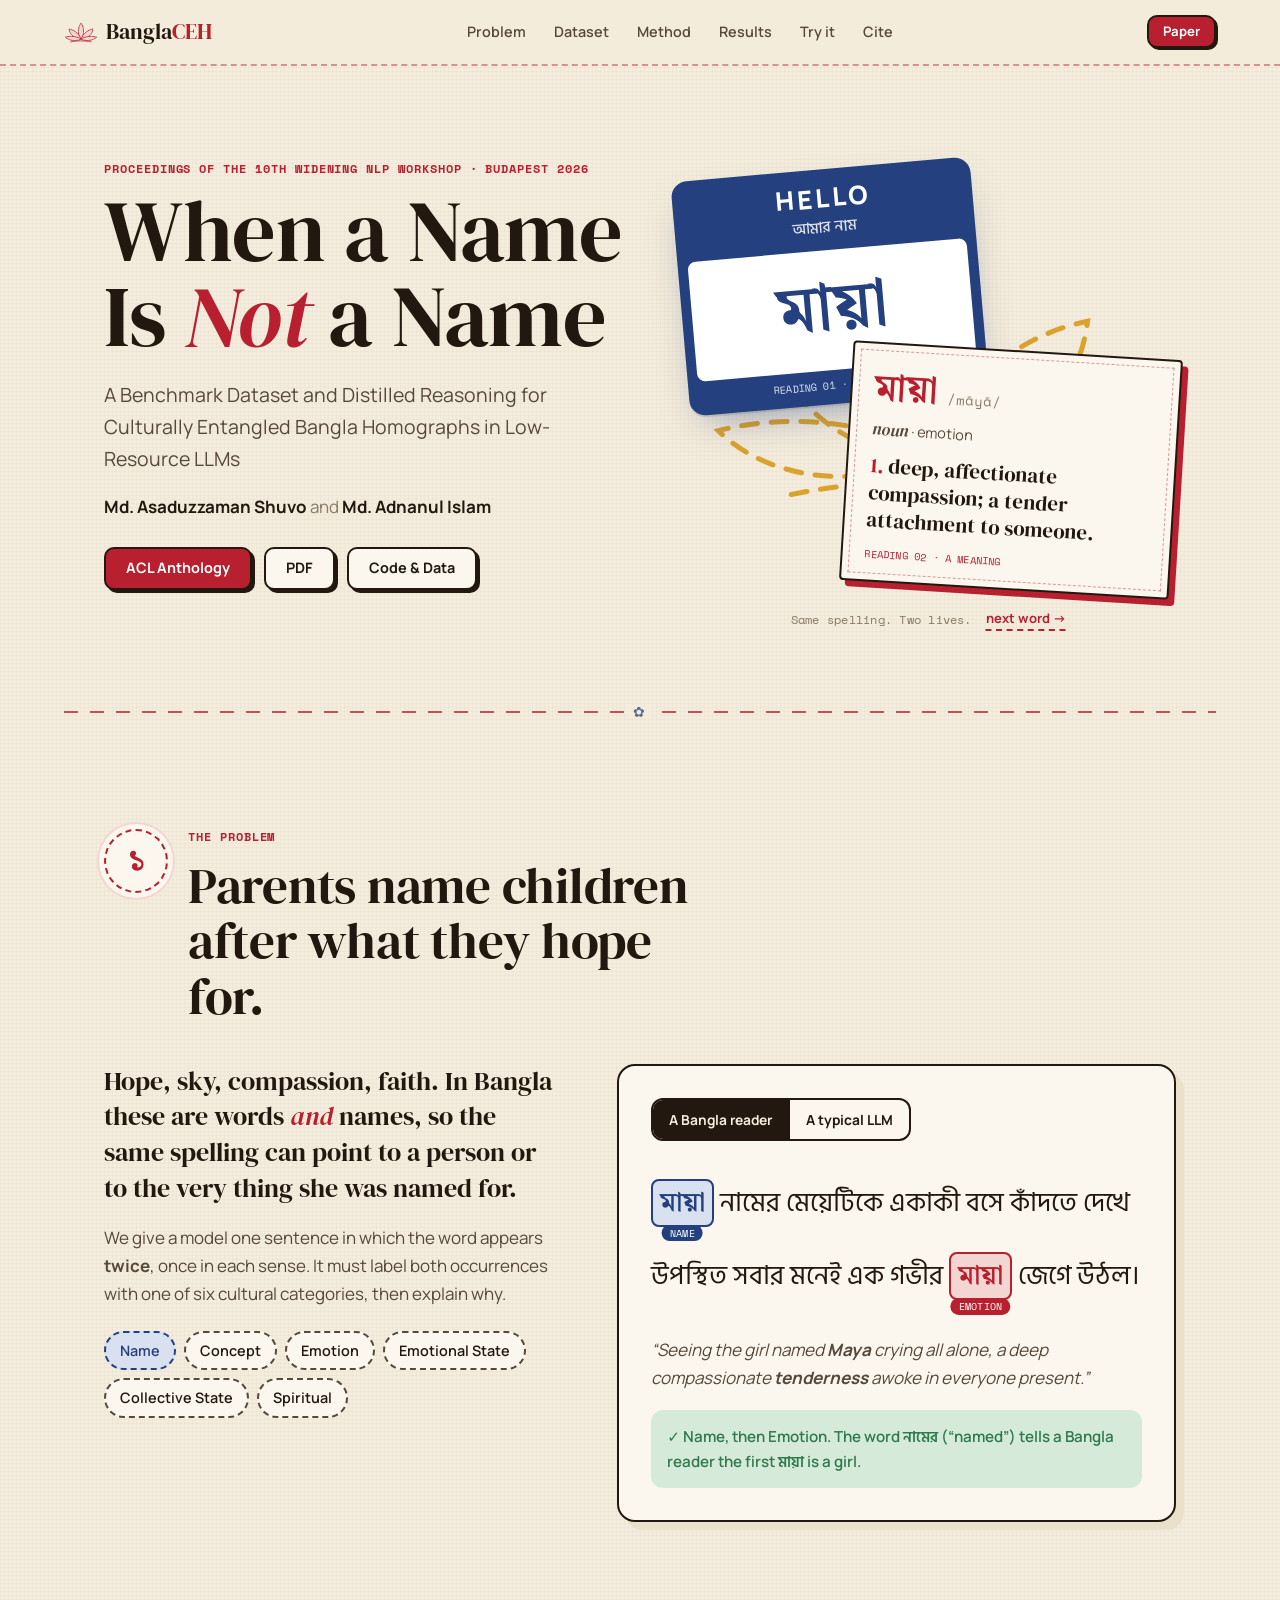
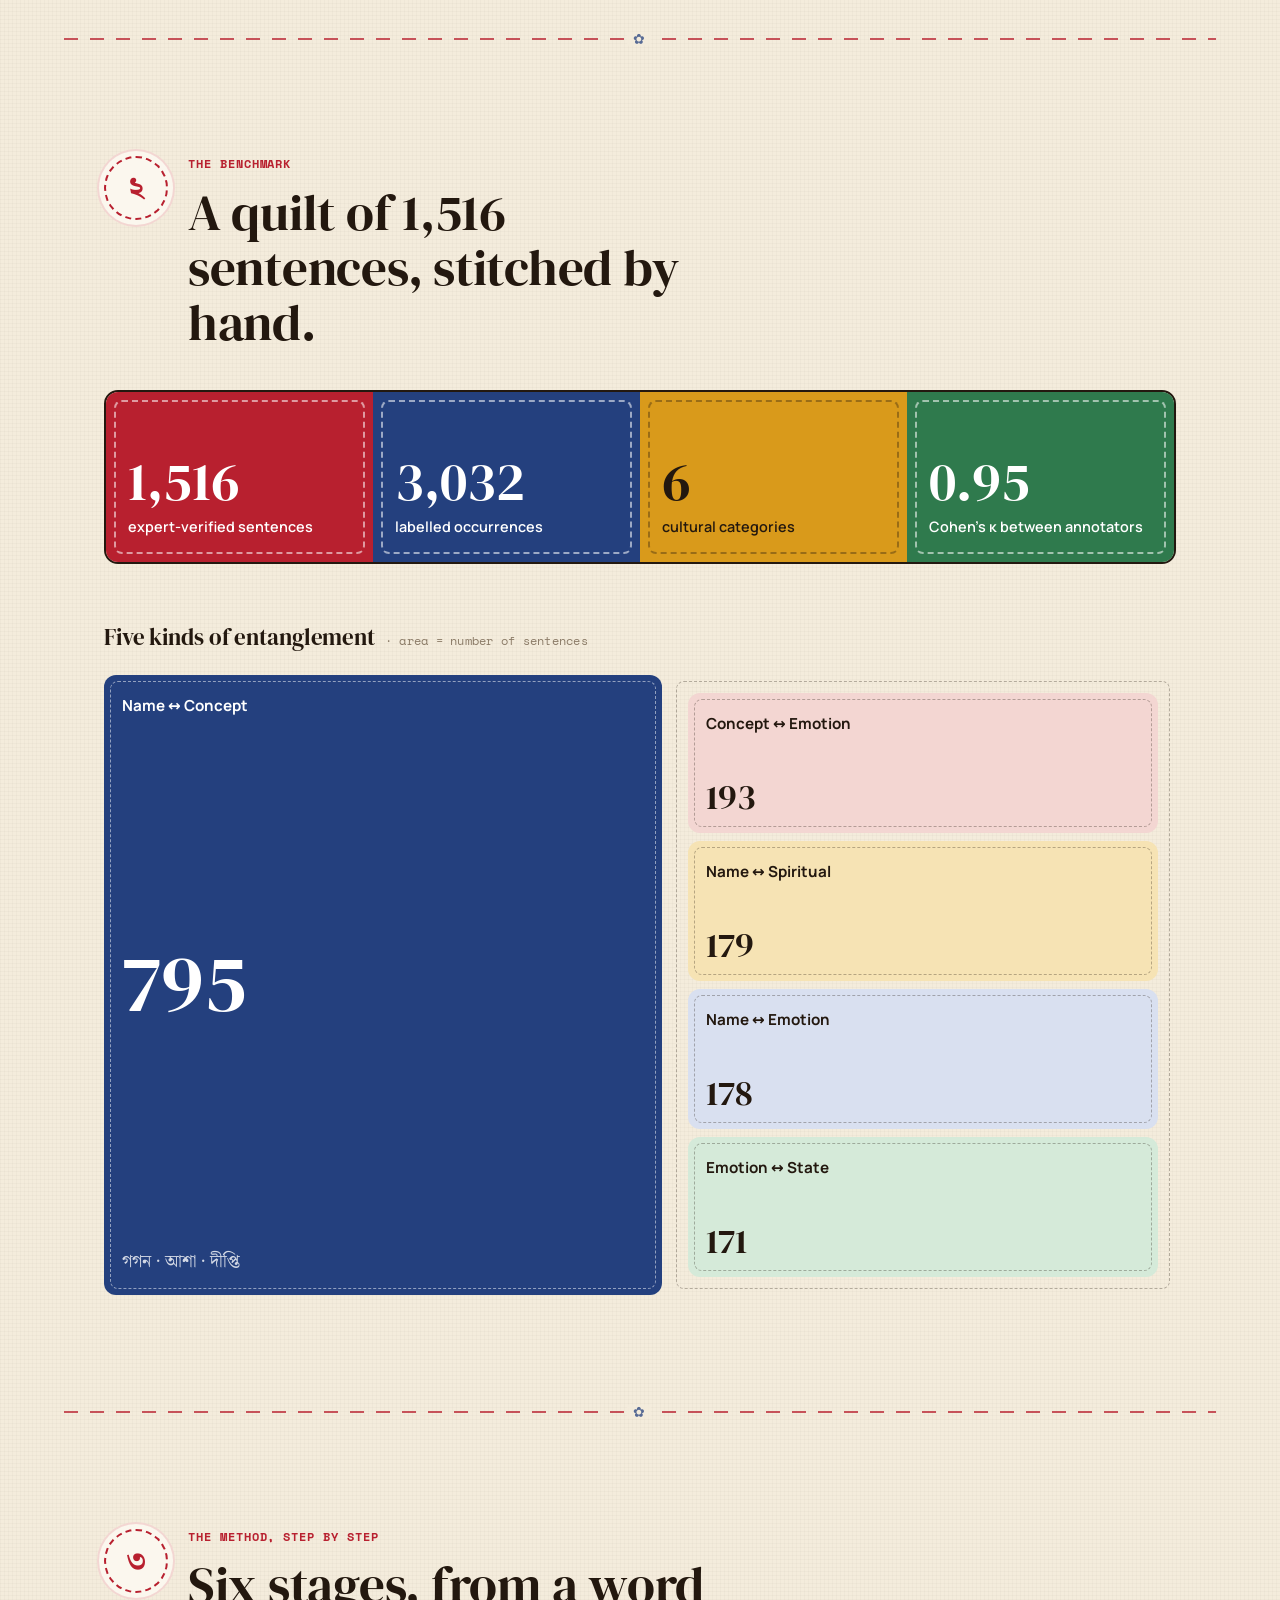
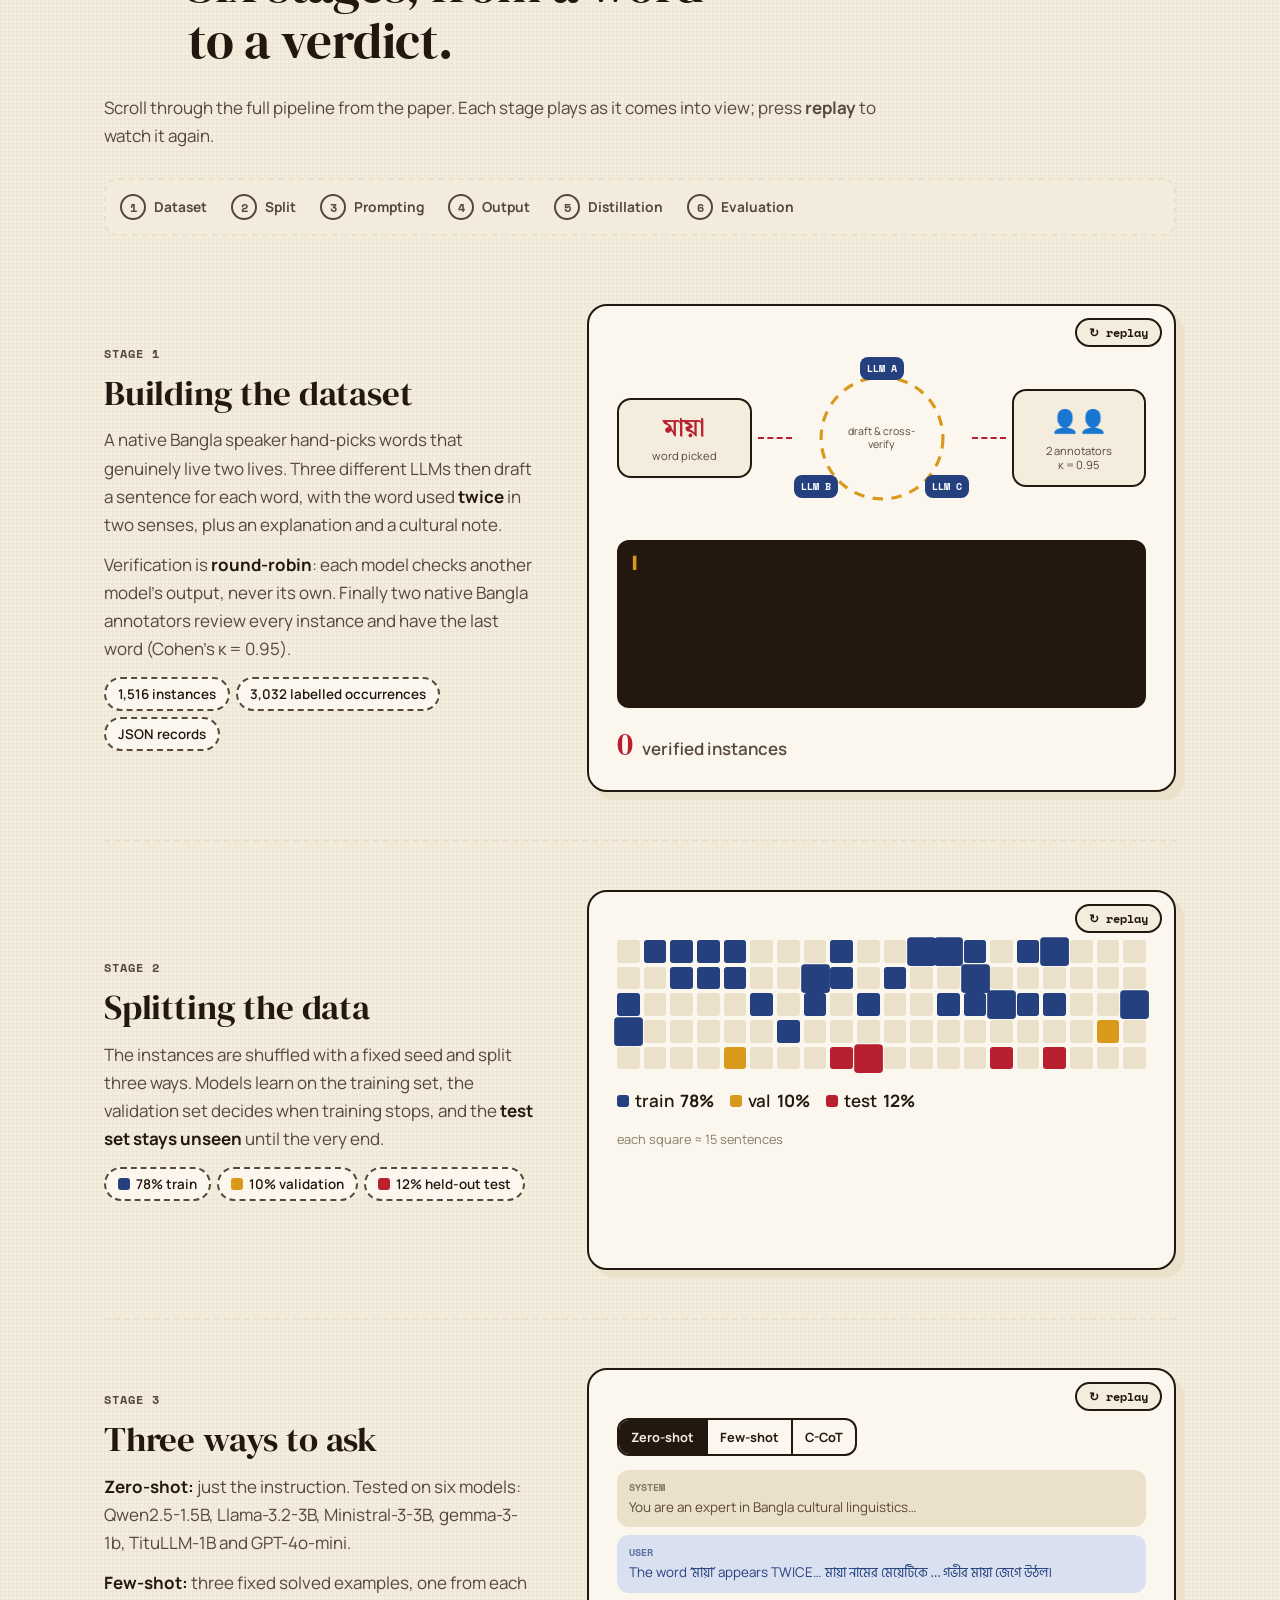
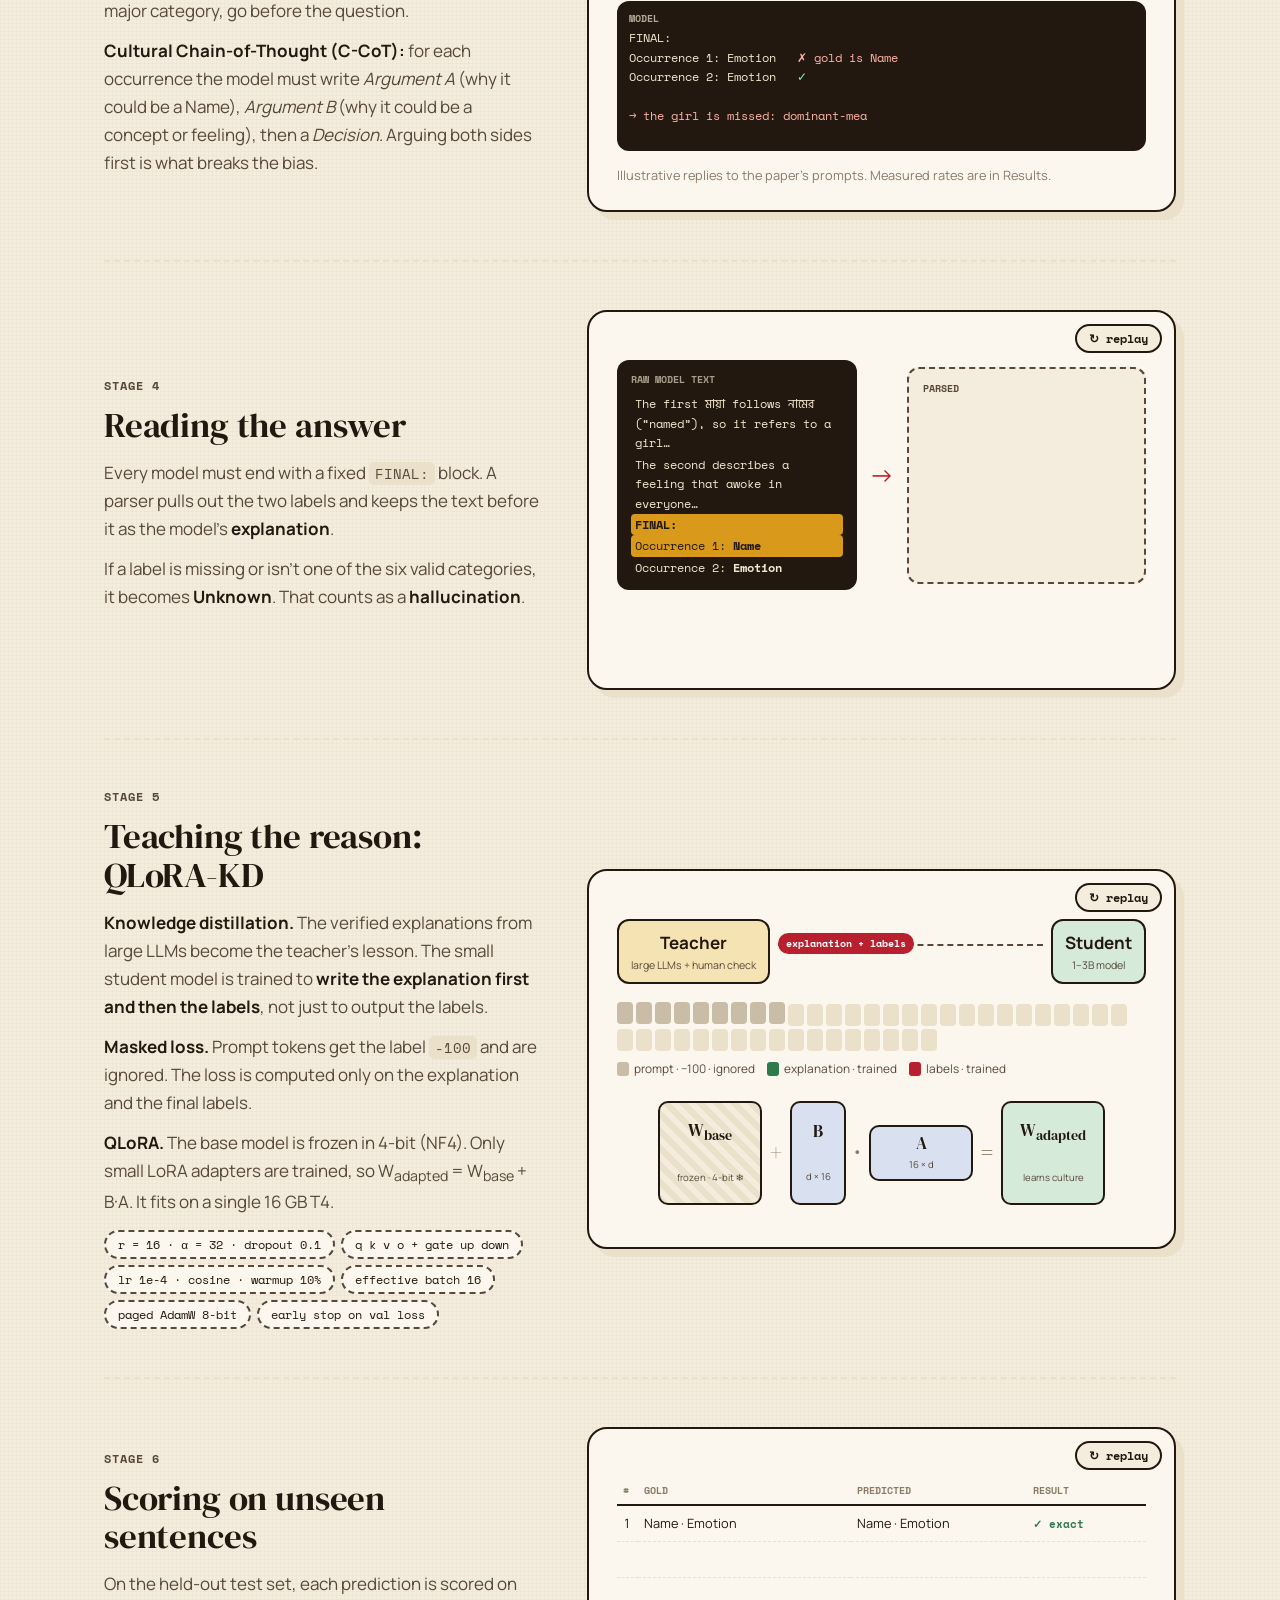
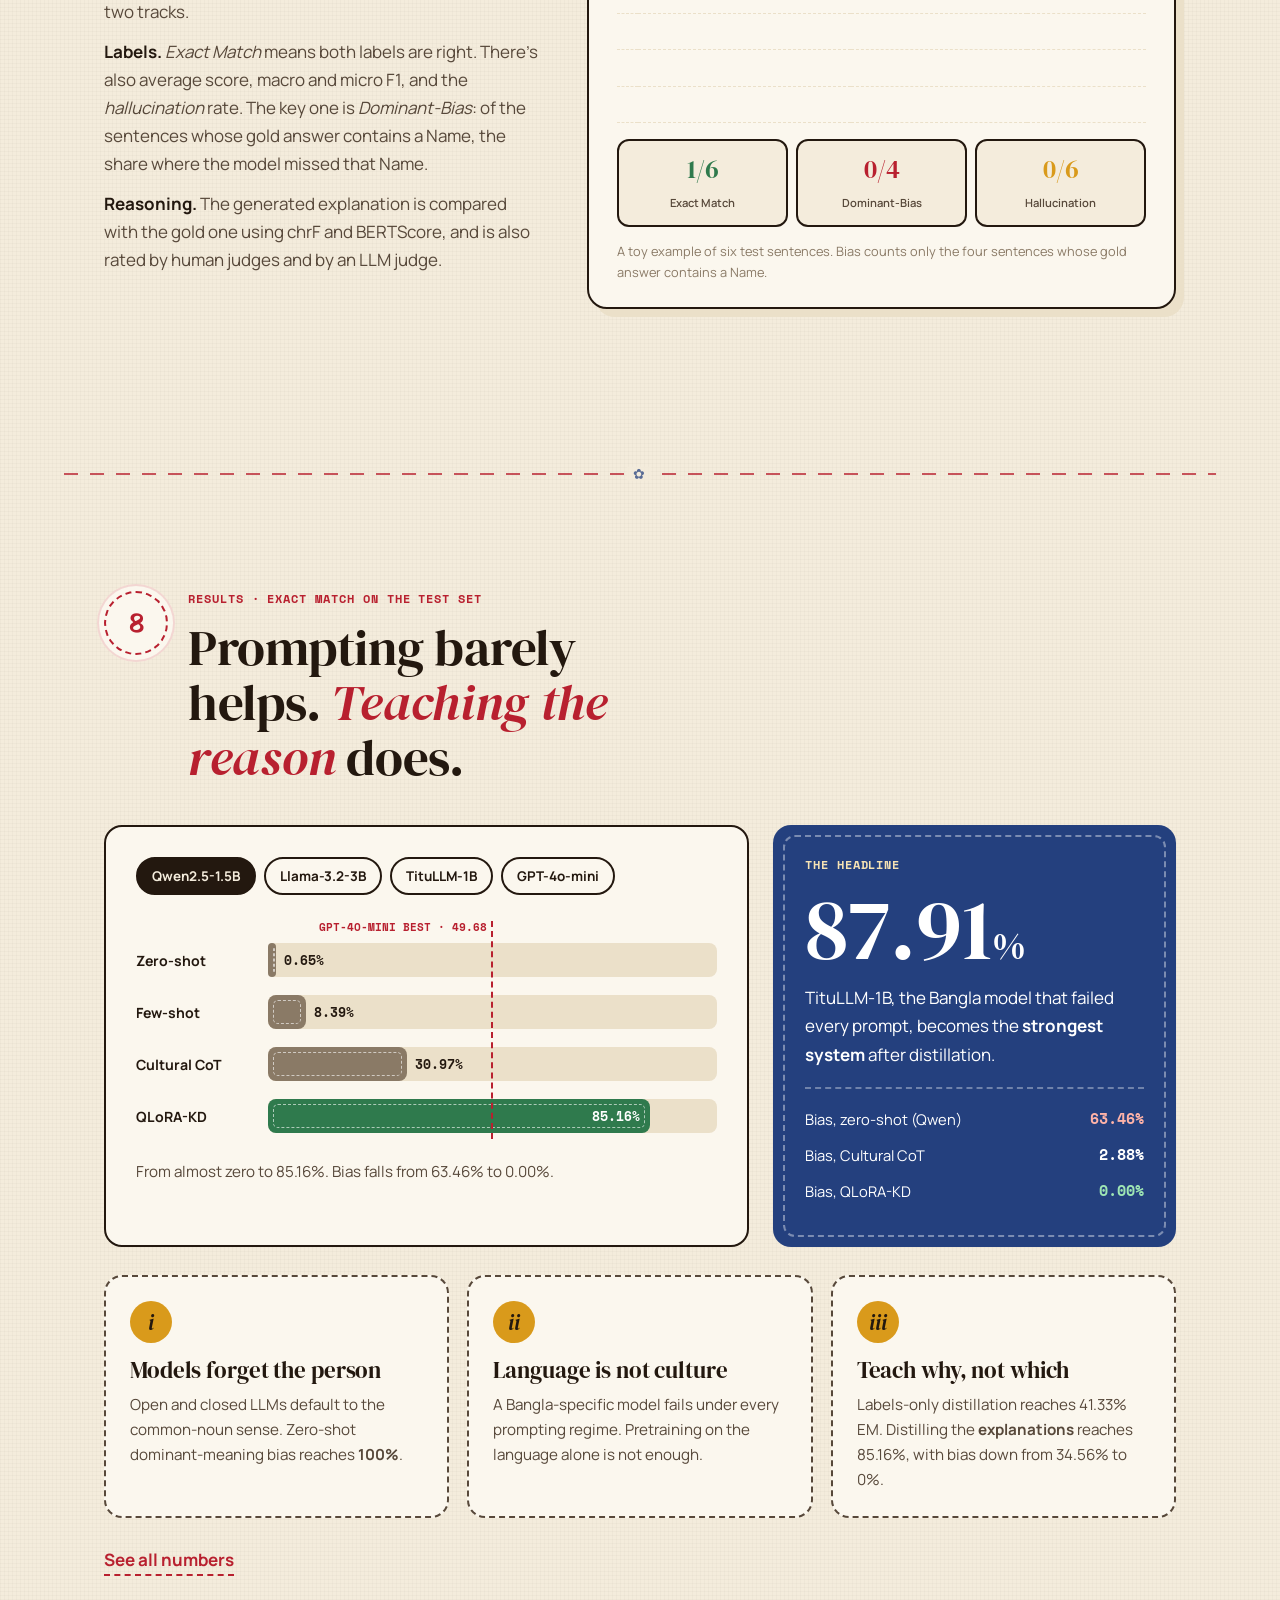
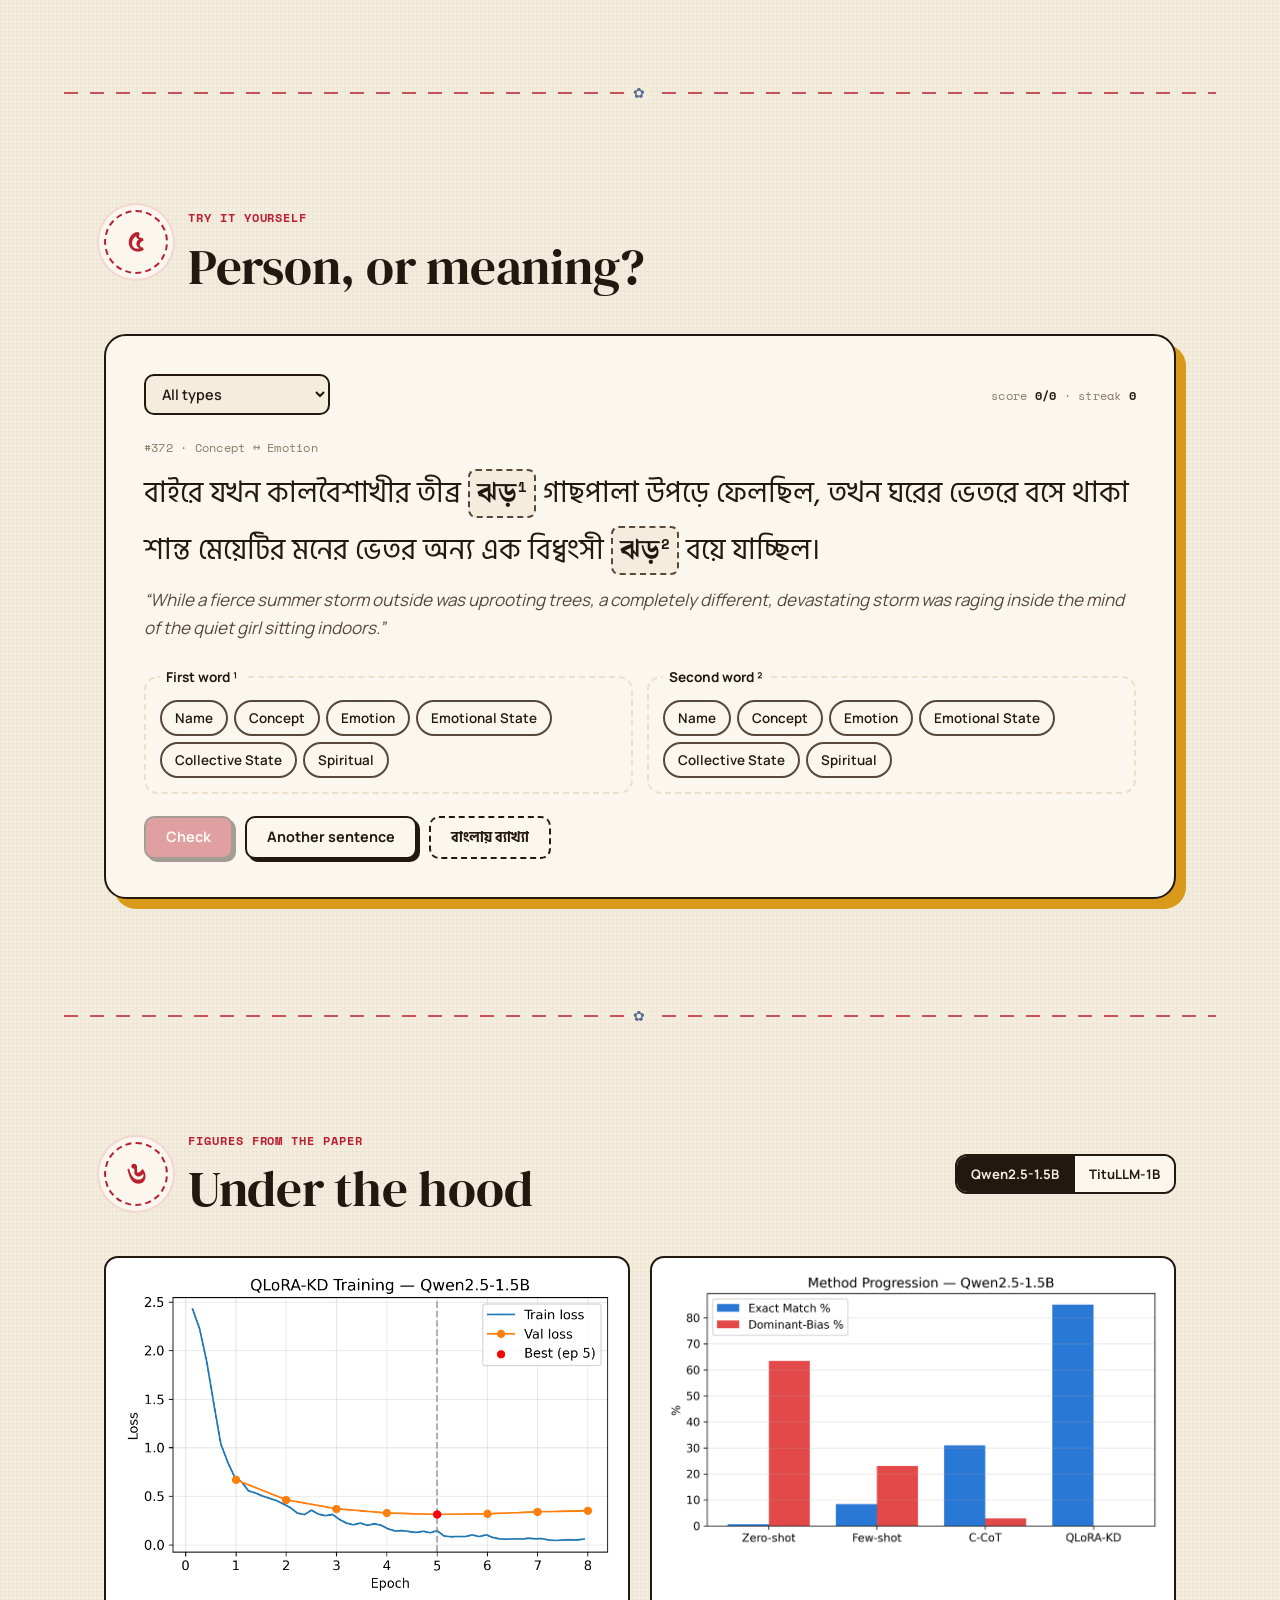
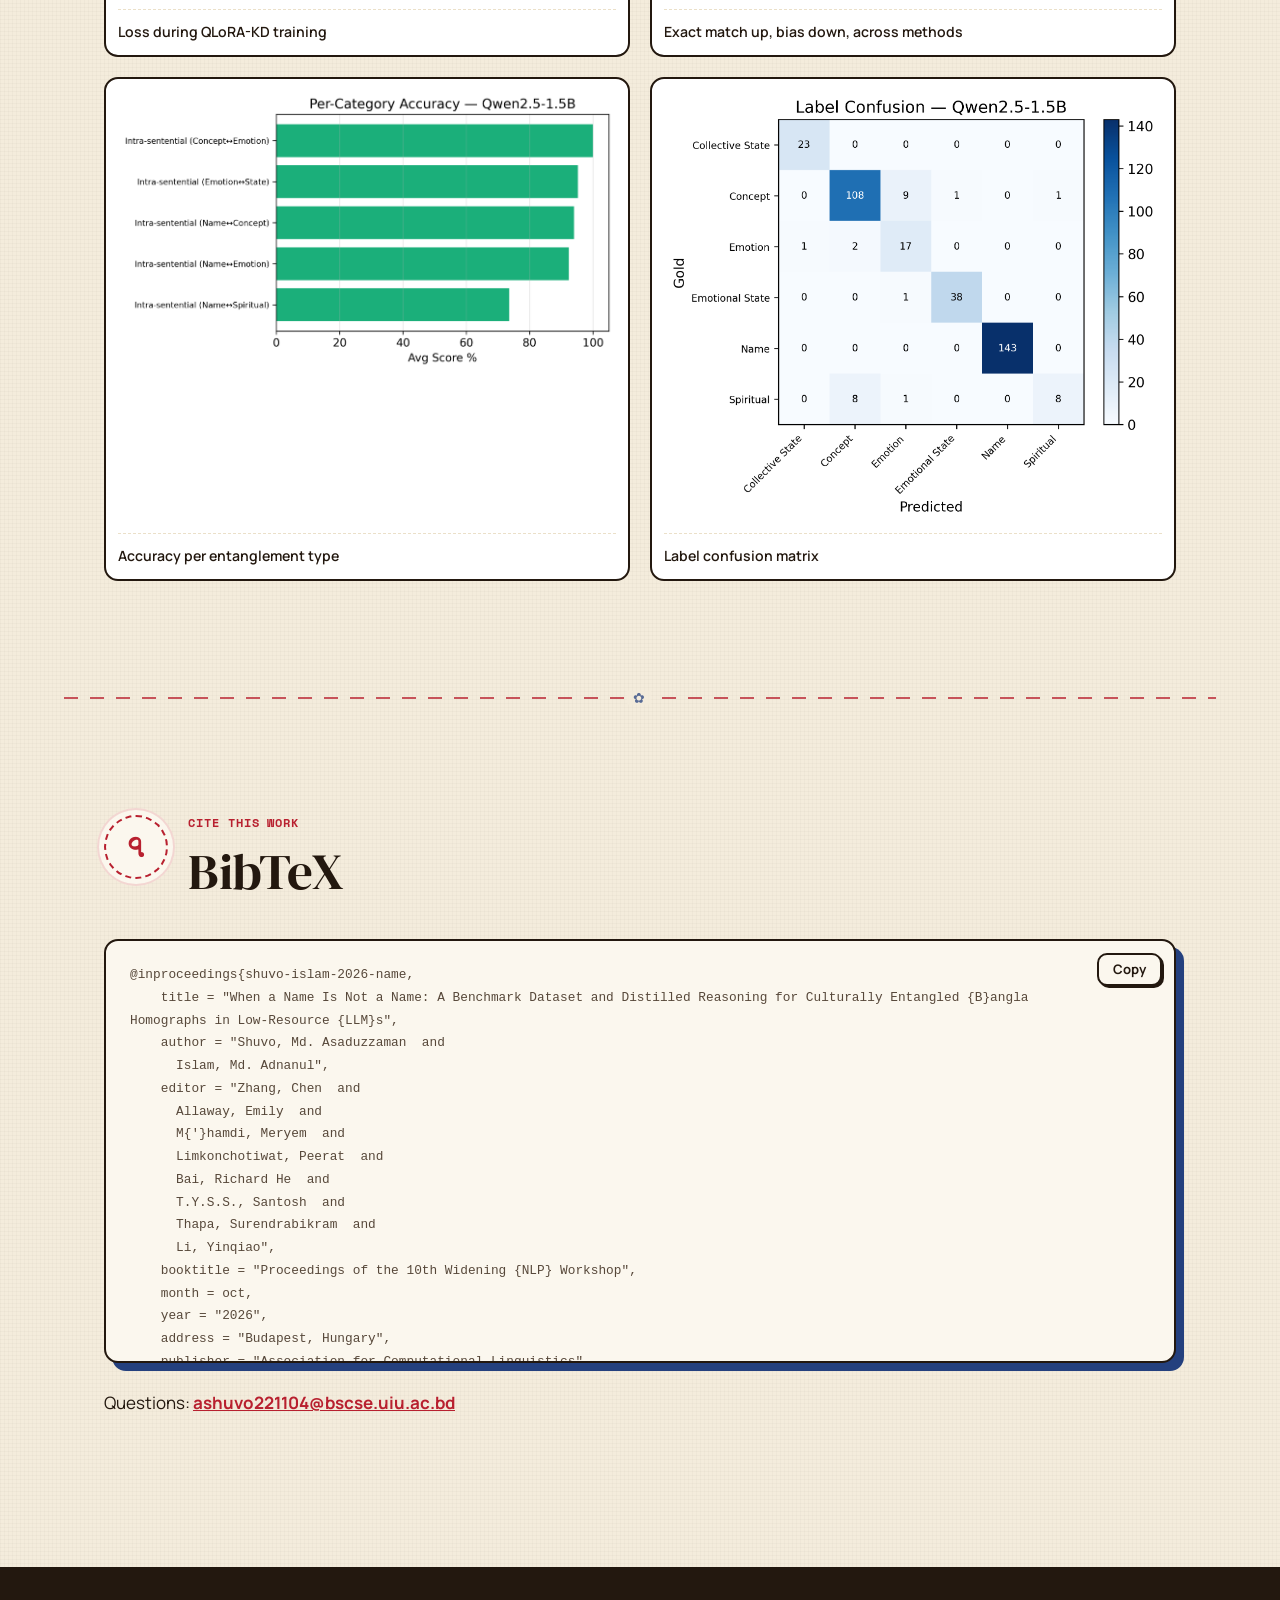
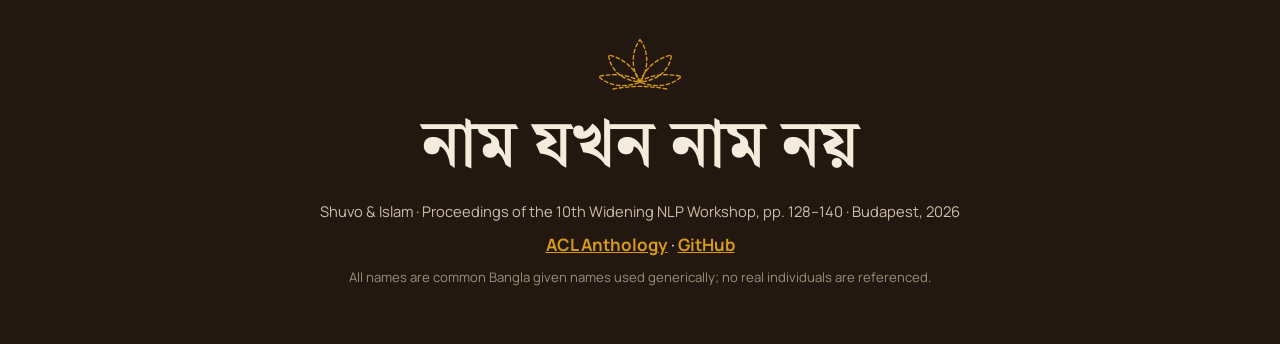
<file: index.html>
<!doctype html>
<html lang="en">
<head>
  <meta charset="utf-8">
  <meta name="viewport" content="width=device-width, initial-scale=1">
  <title>When a Name Is Not a Name</title>
  <meta http-equiv="refresh" content="0; url=docs/">
  <link rel="canonical" href="docs/">
  <script>location.replace("docs/" + location.search + location.hash);</script>
  <style>body{margin:0;min-height:100vh;display:grid;place-items:center;background:#f5efe3;color:#1f1b16;font:18px Georgia,serif}a{color:#b3361f}</style>
</head>
<body>
  <p>Opening the project site… <a href="docs/">continue</a></p>
</body>
</html>
</file>
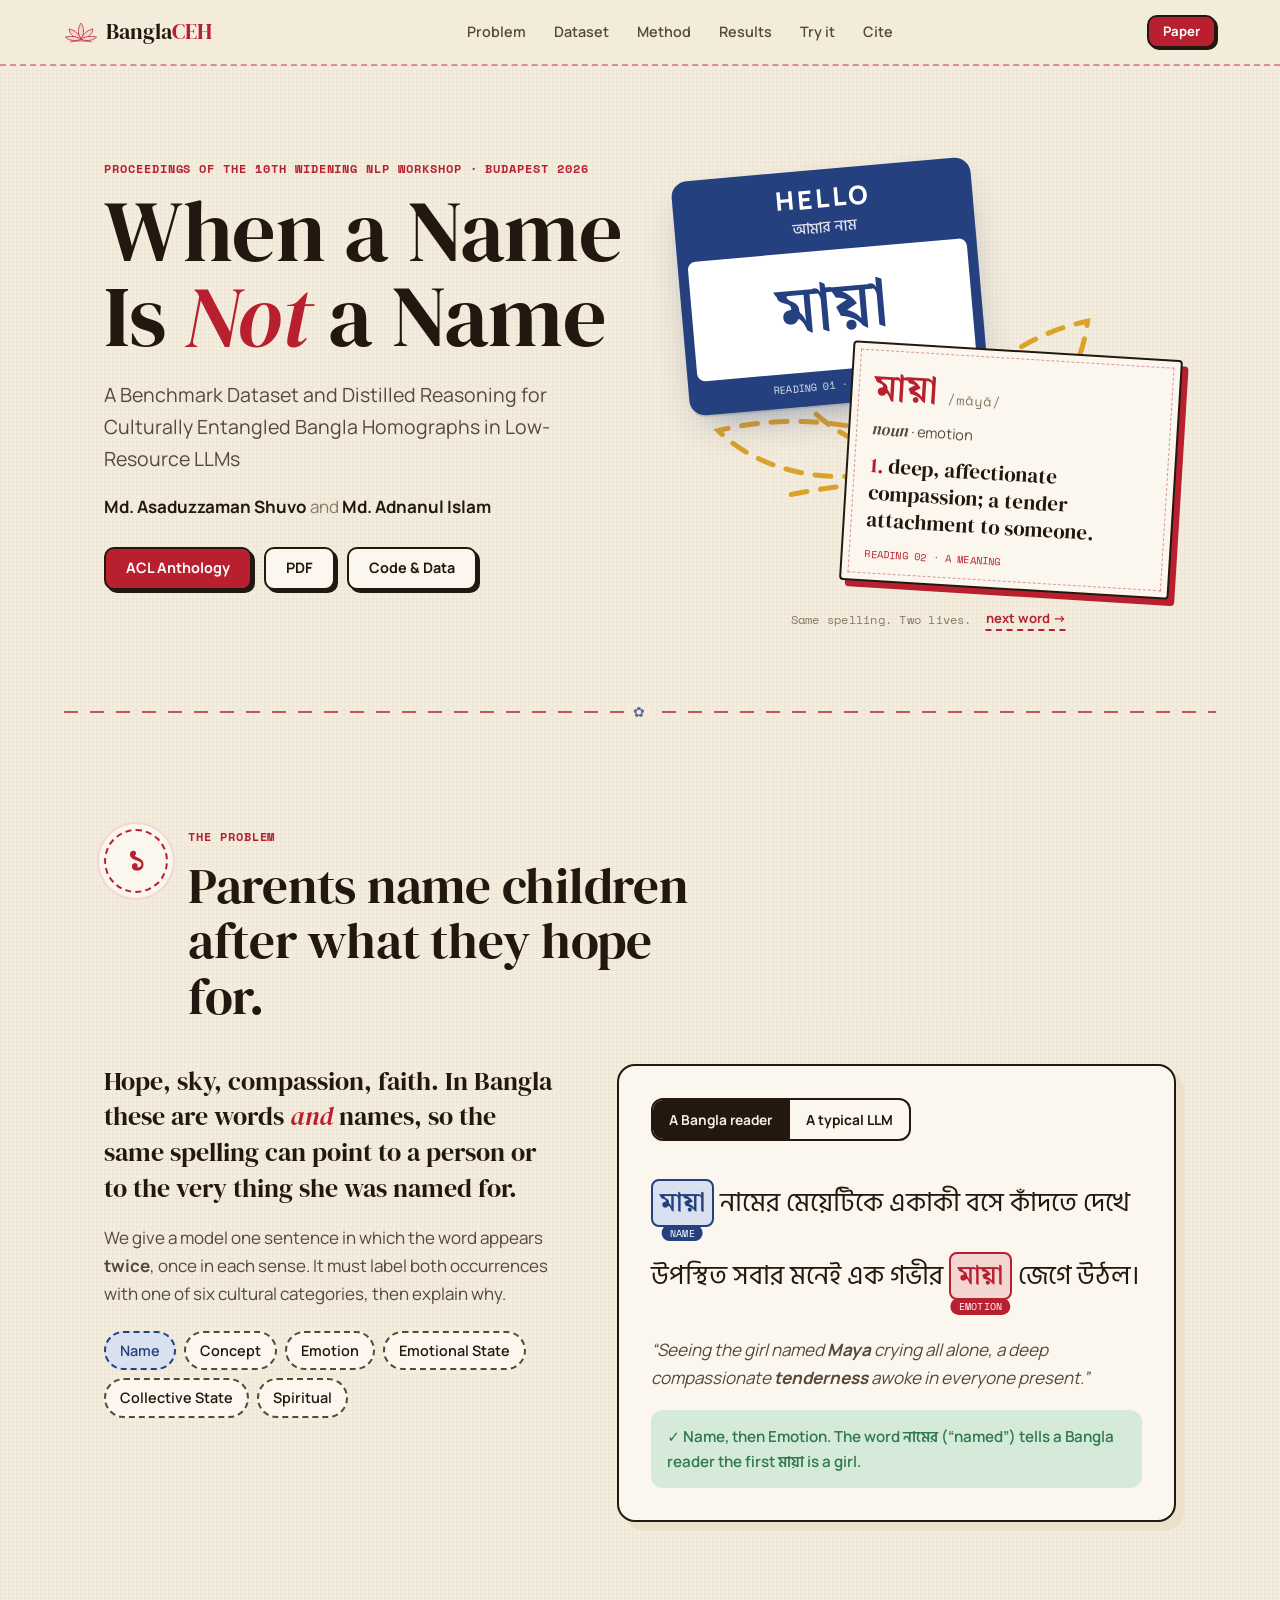
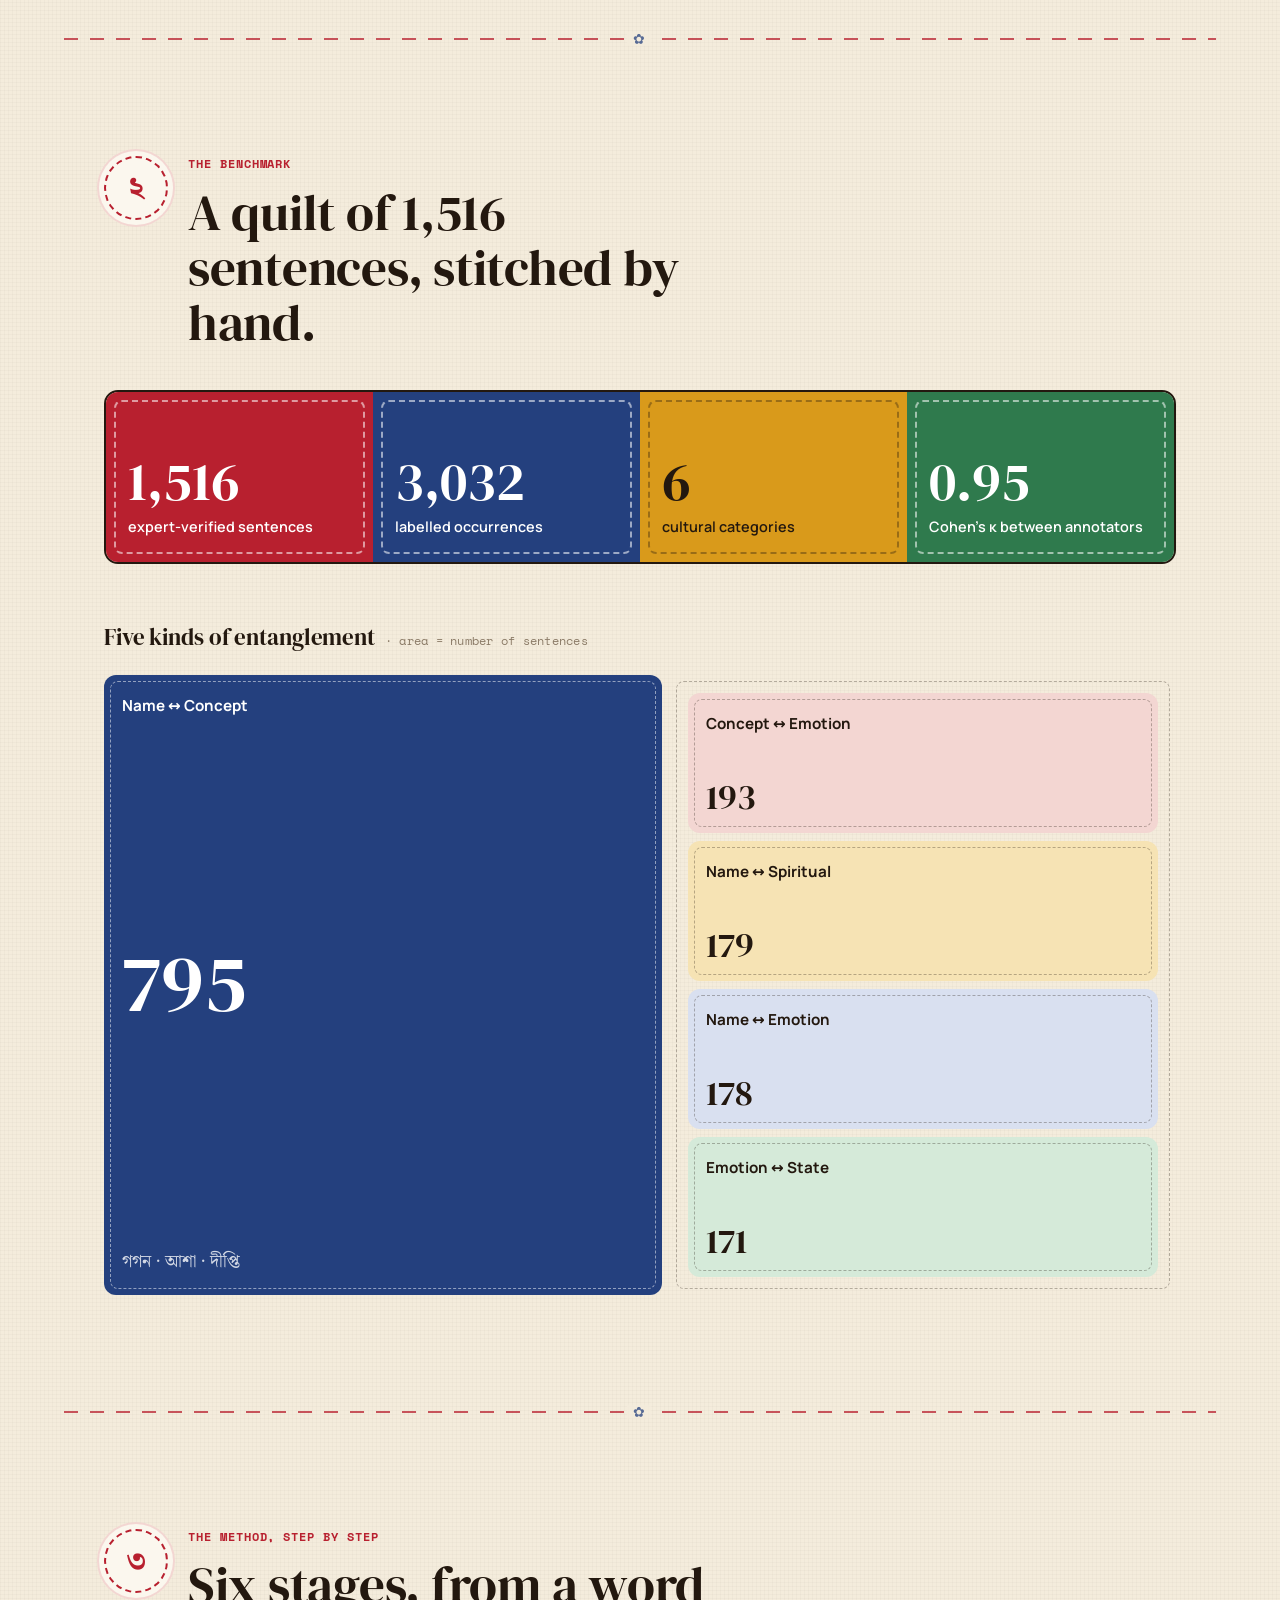
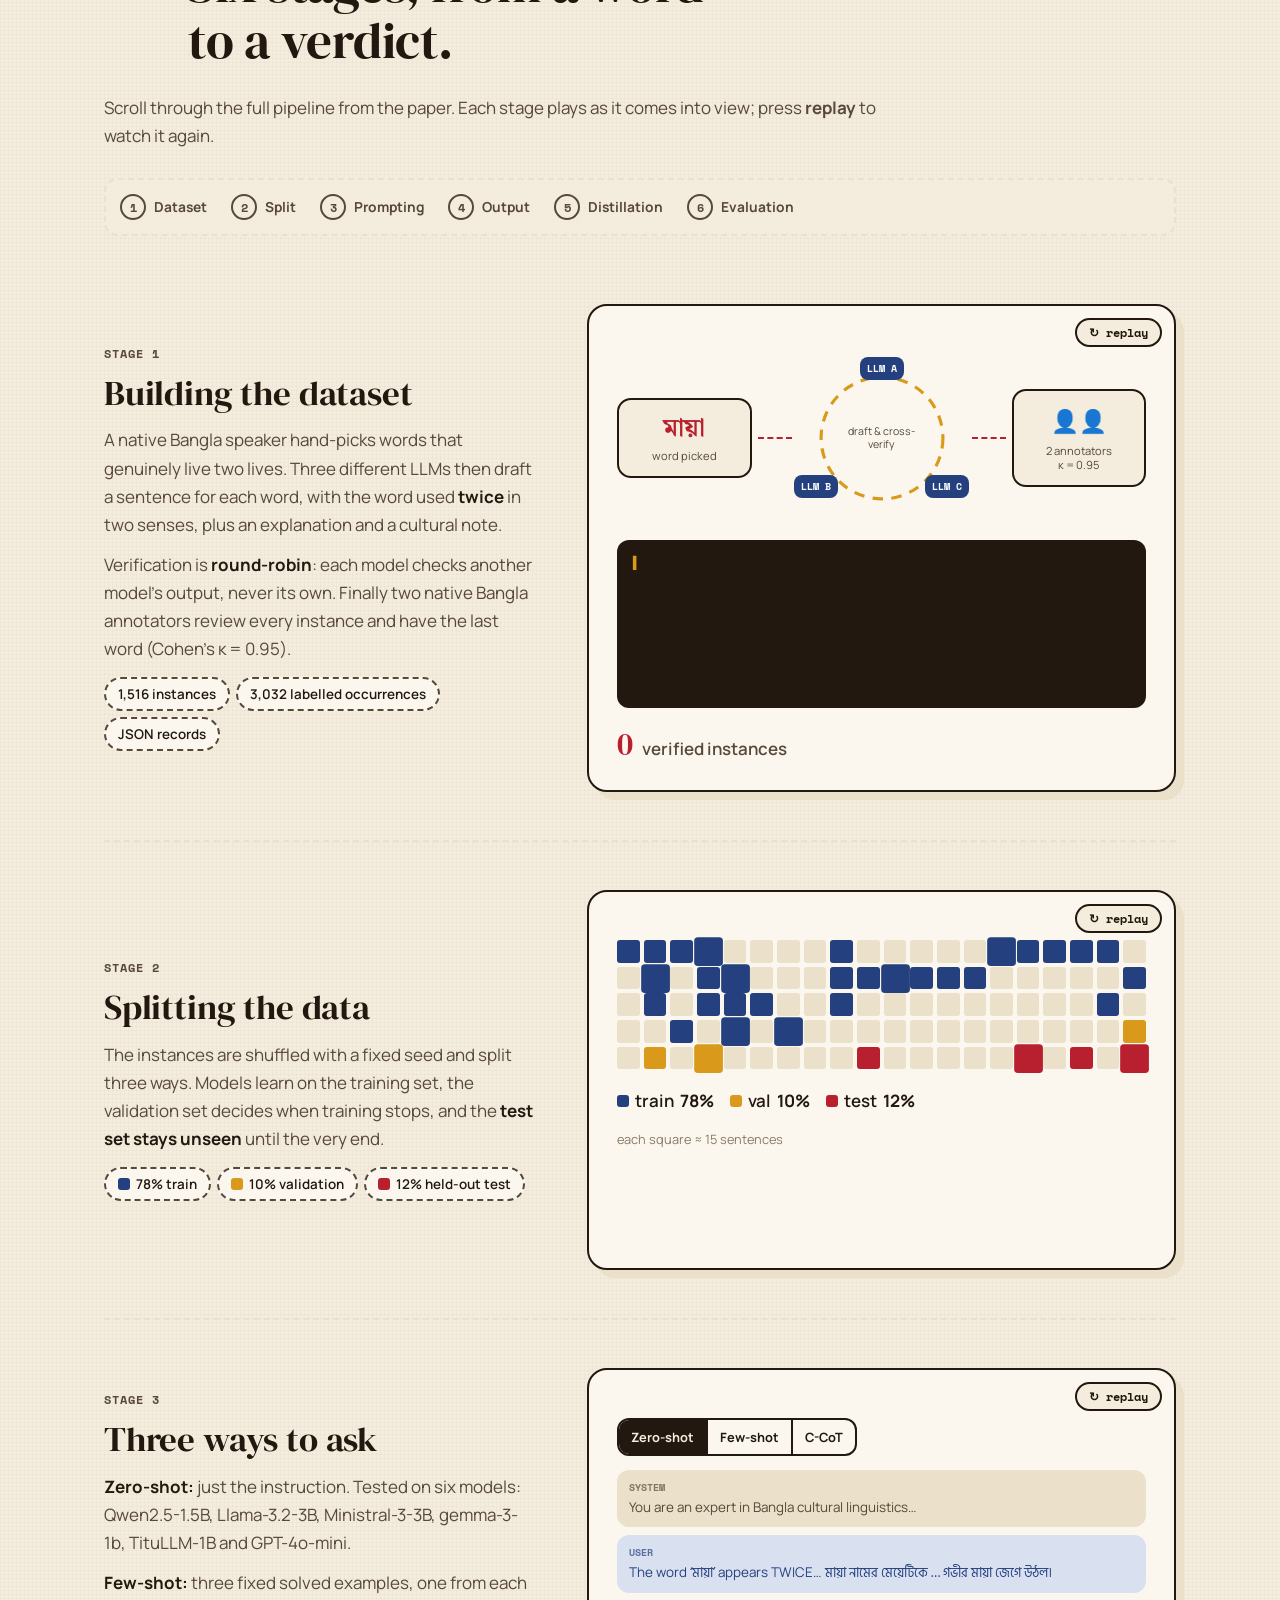
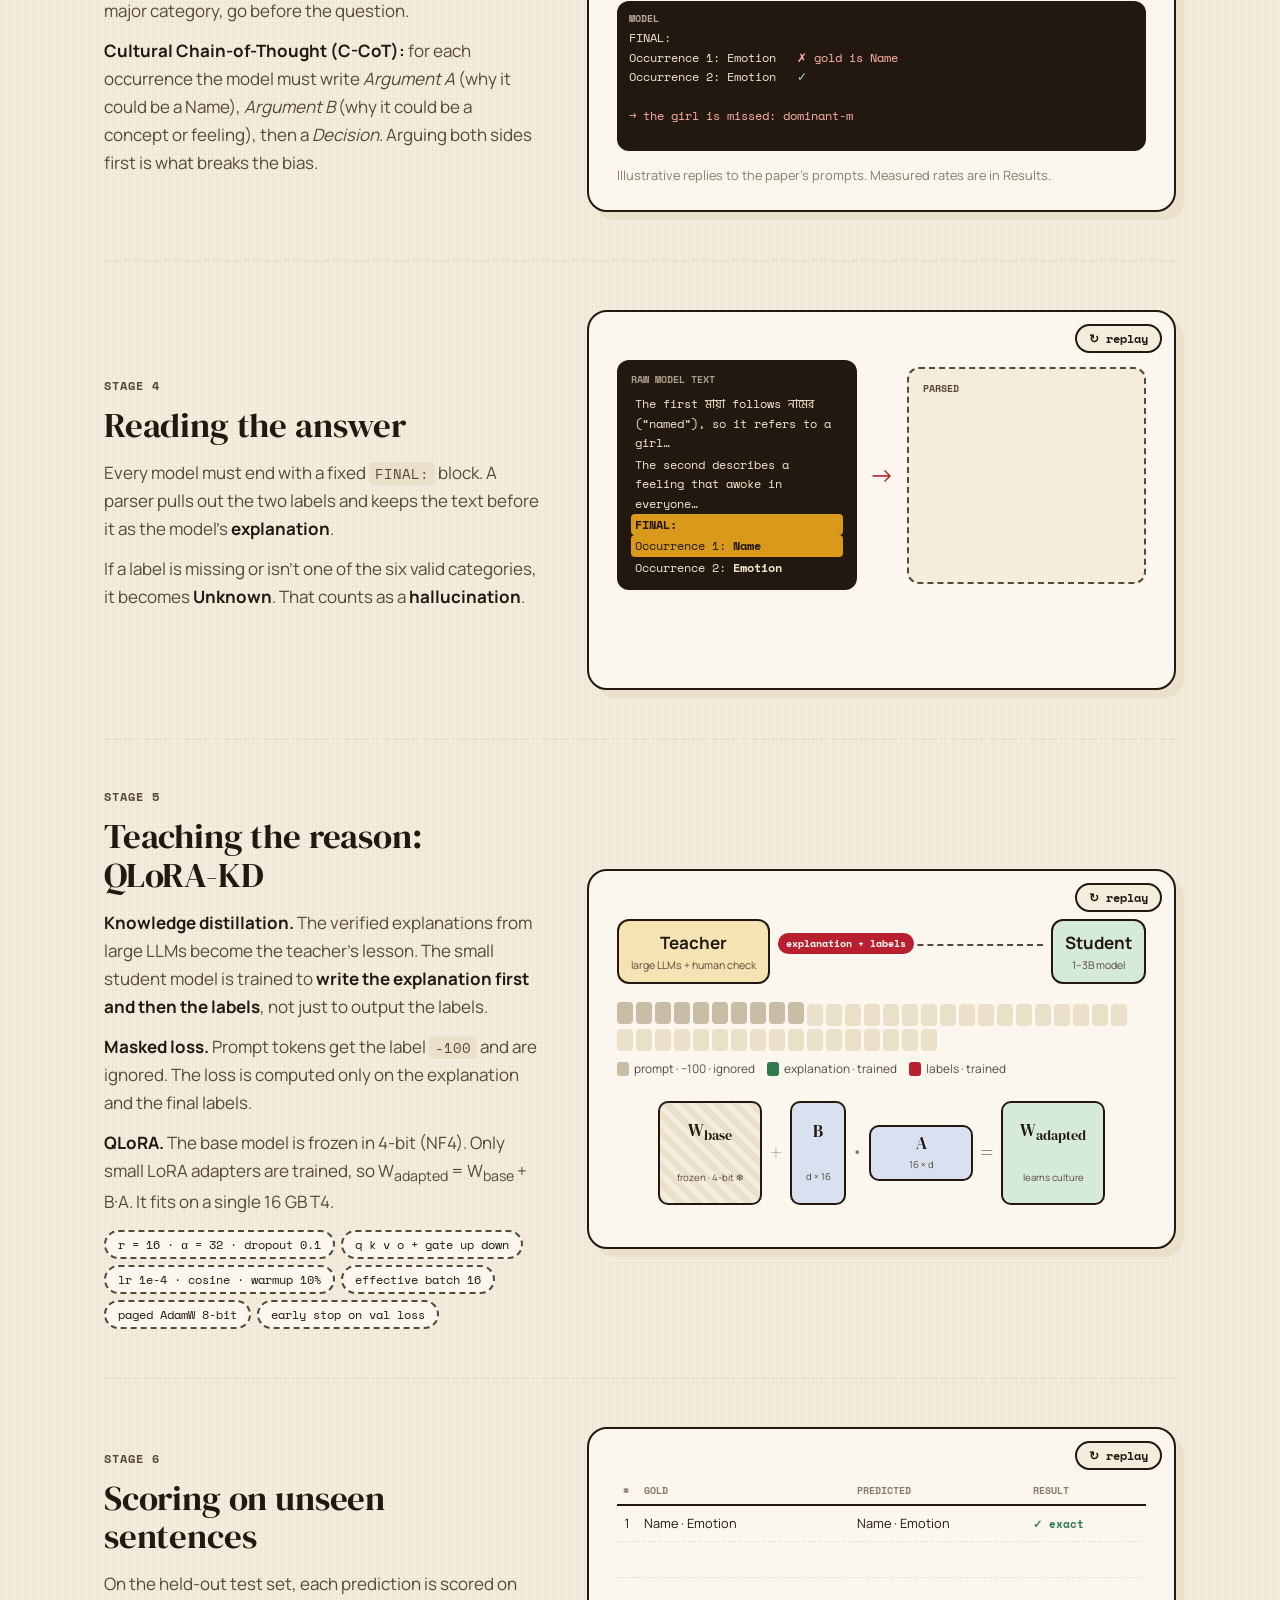
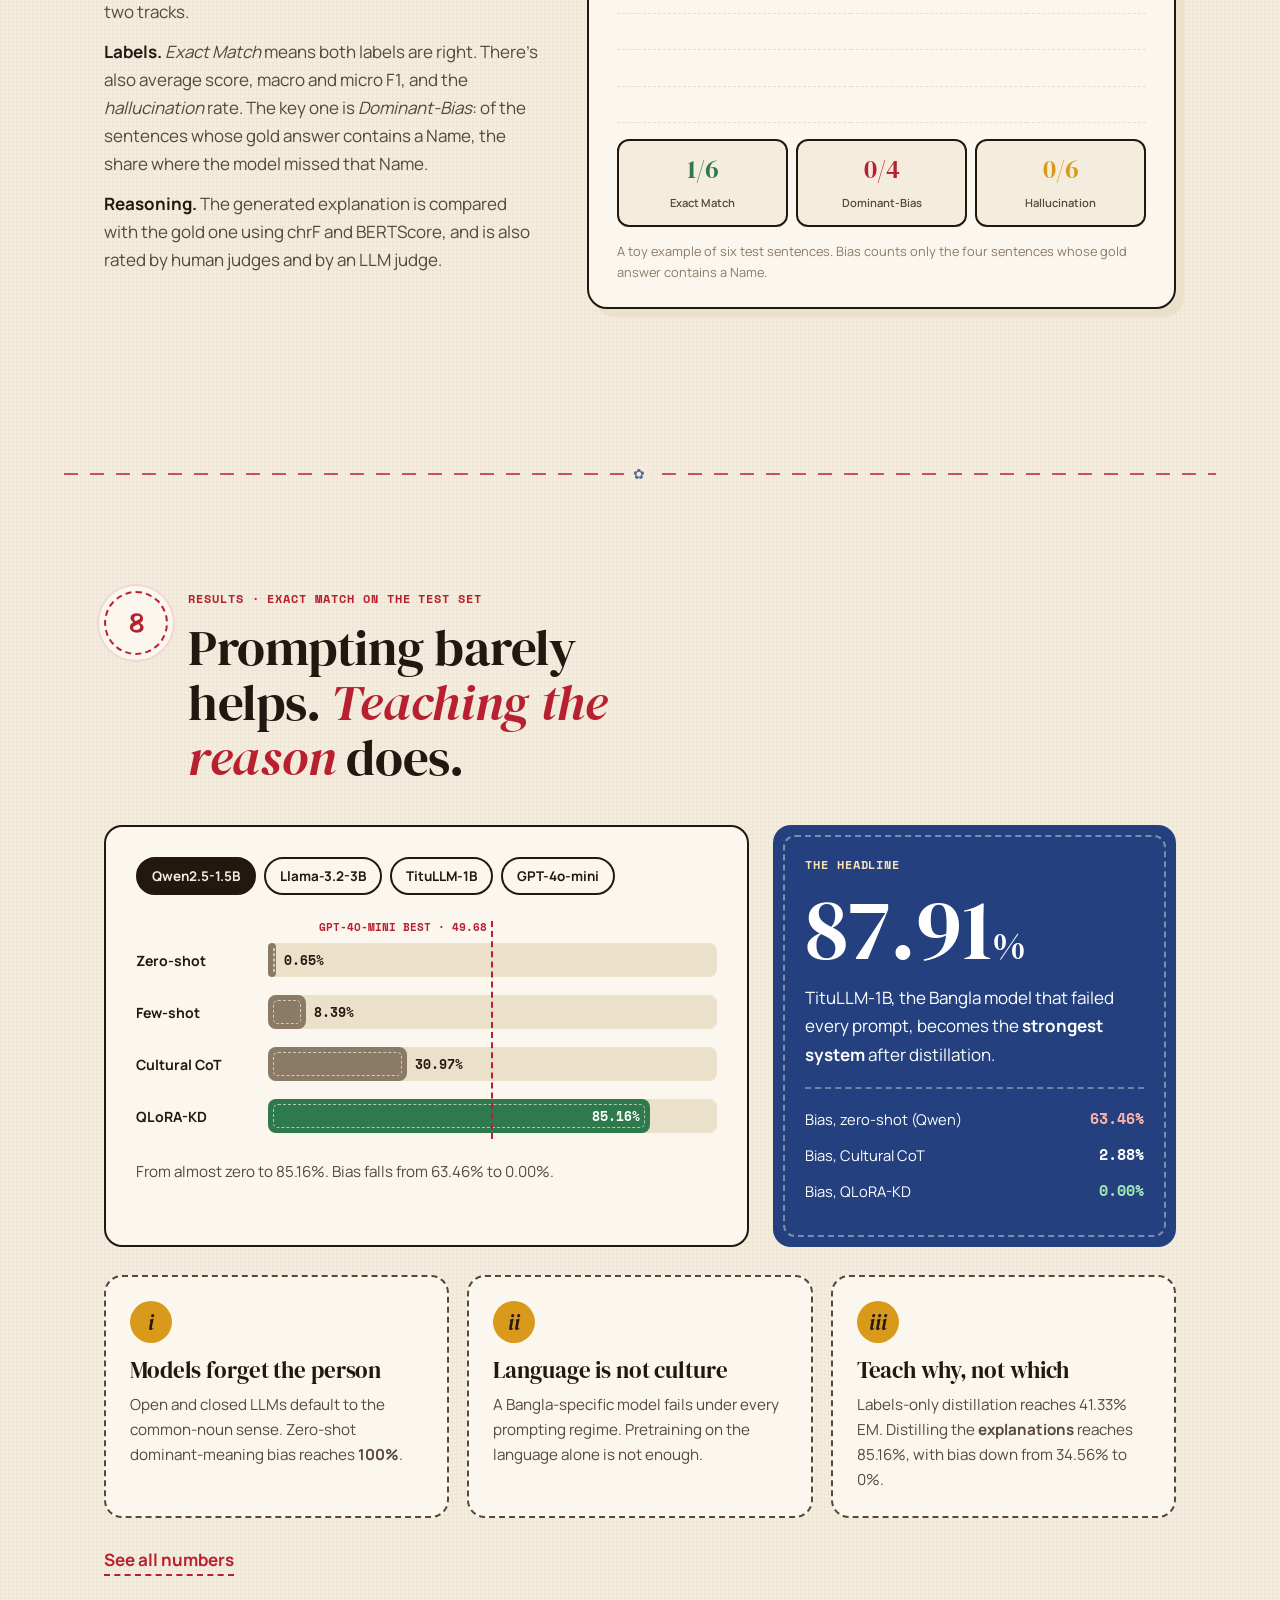
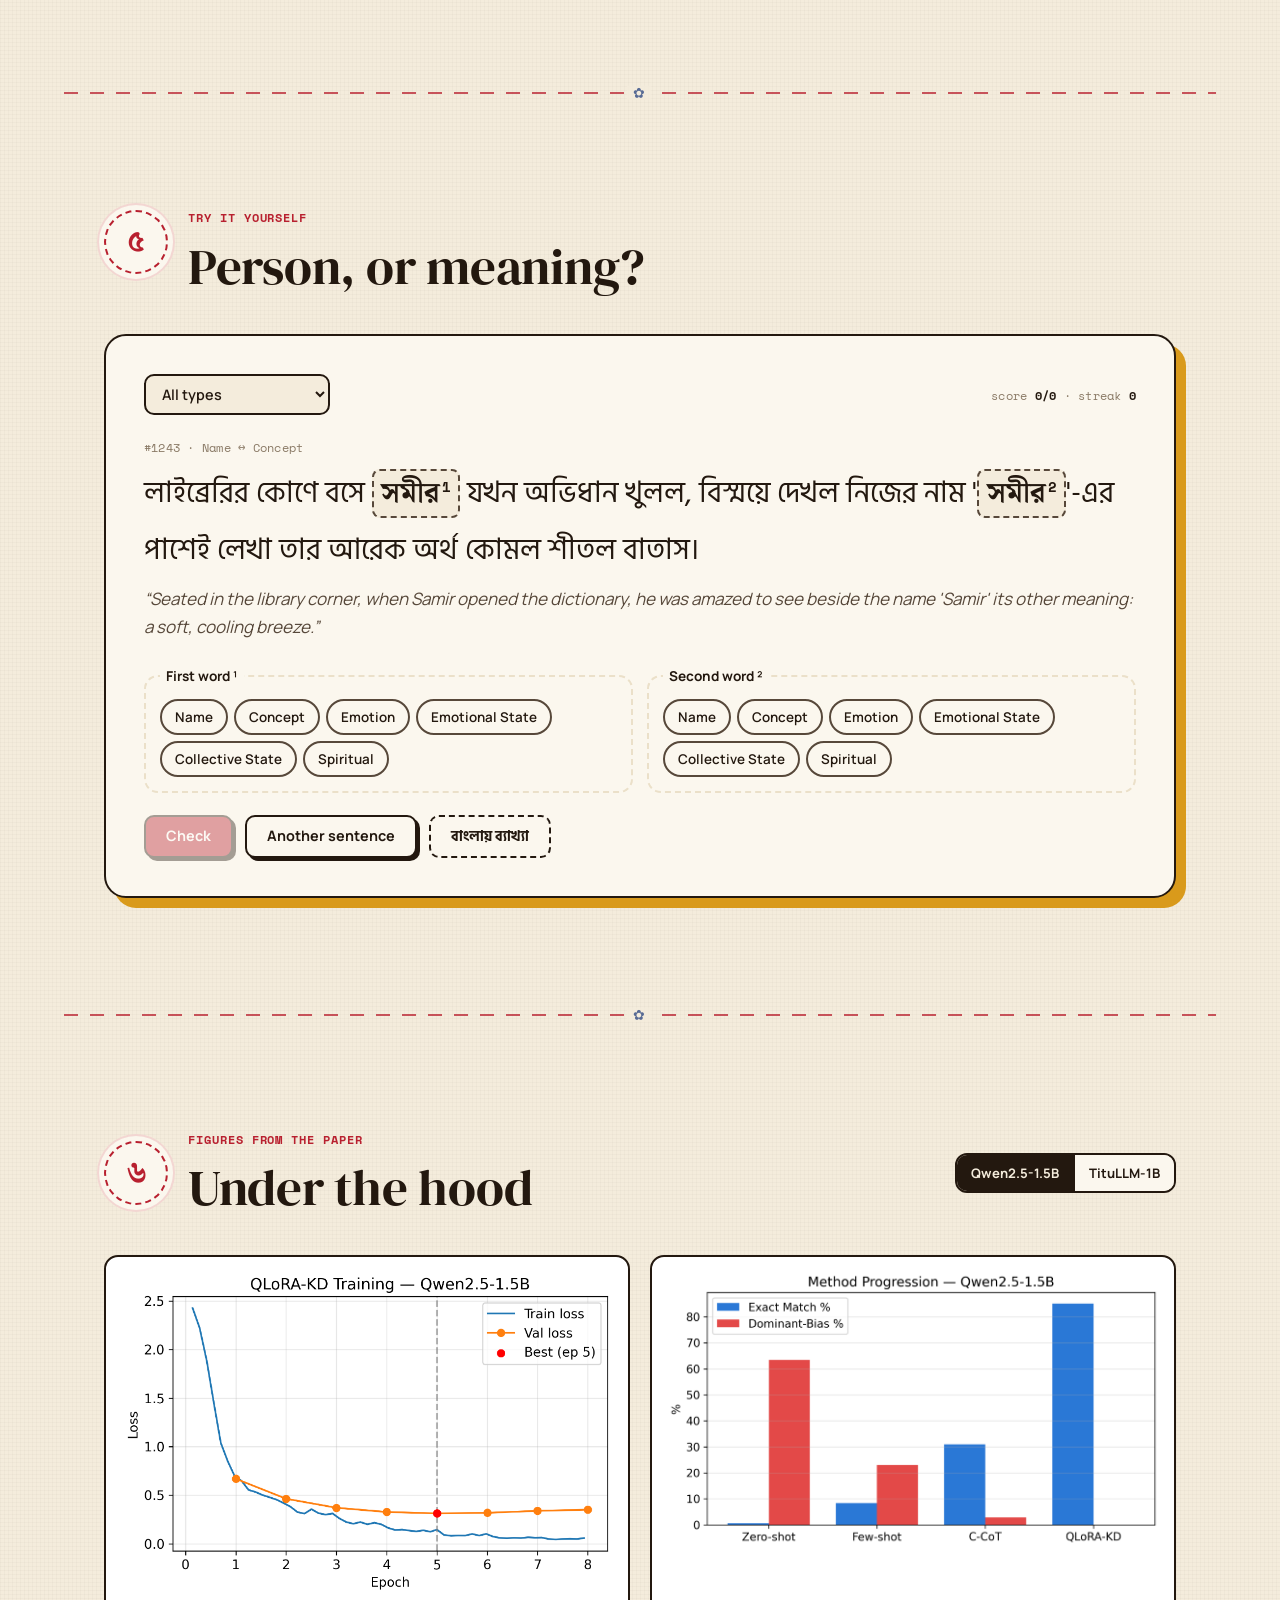
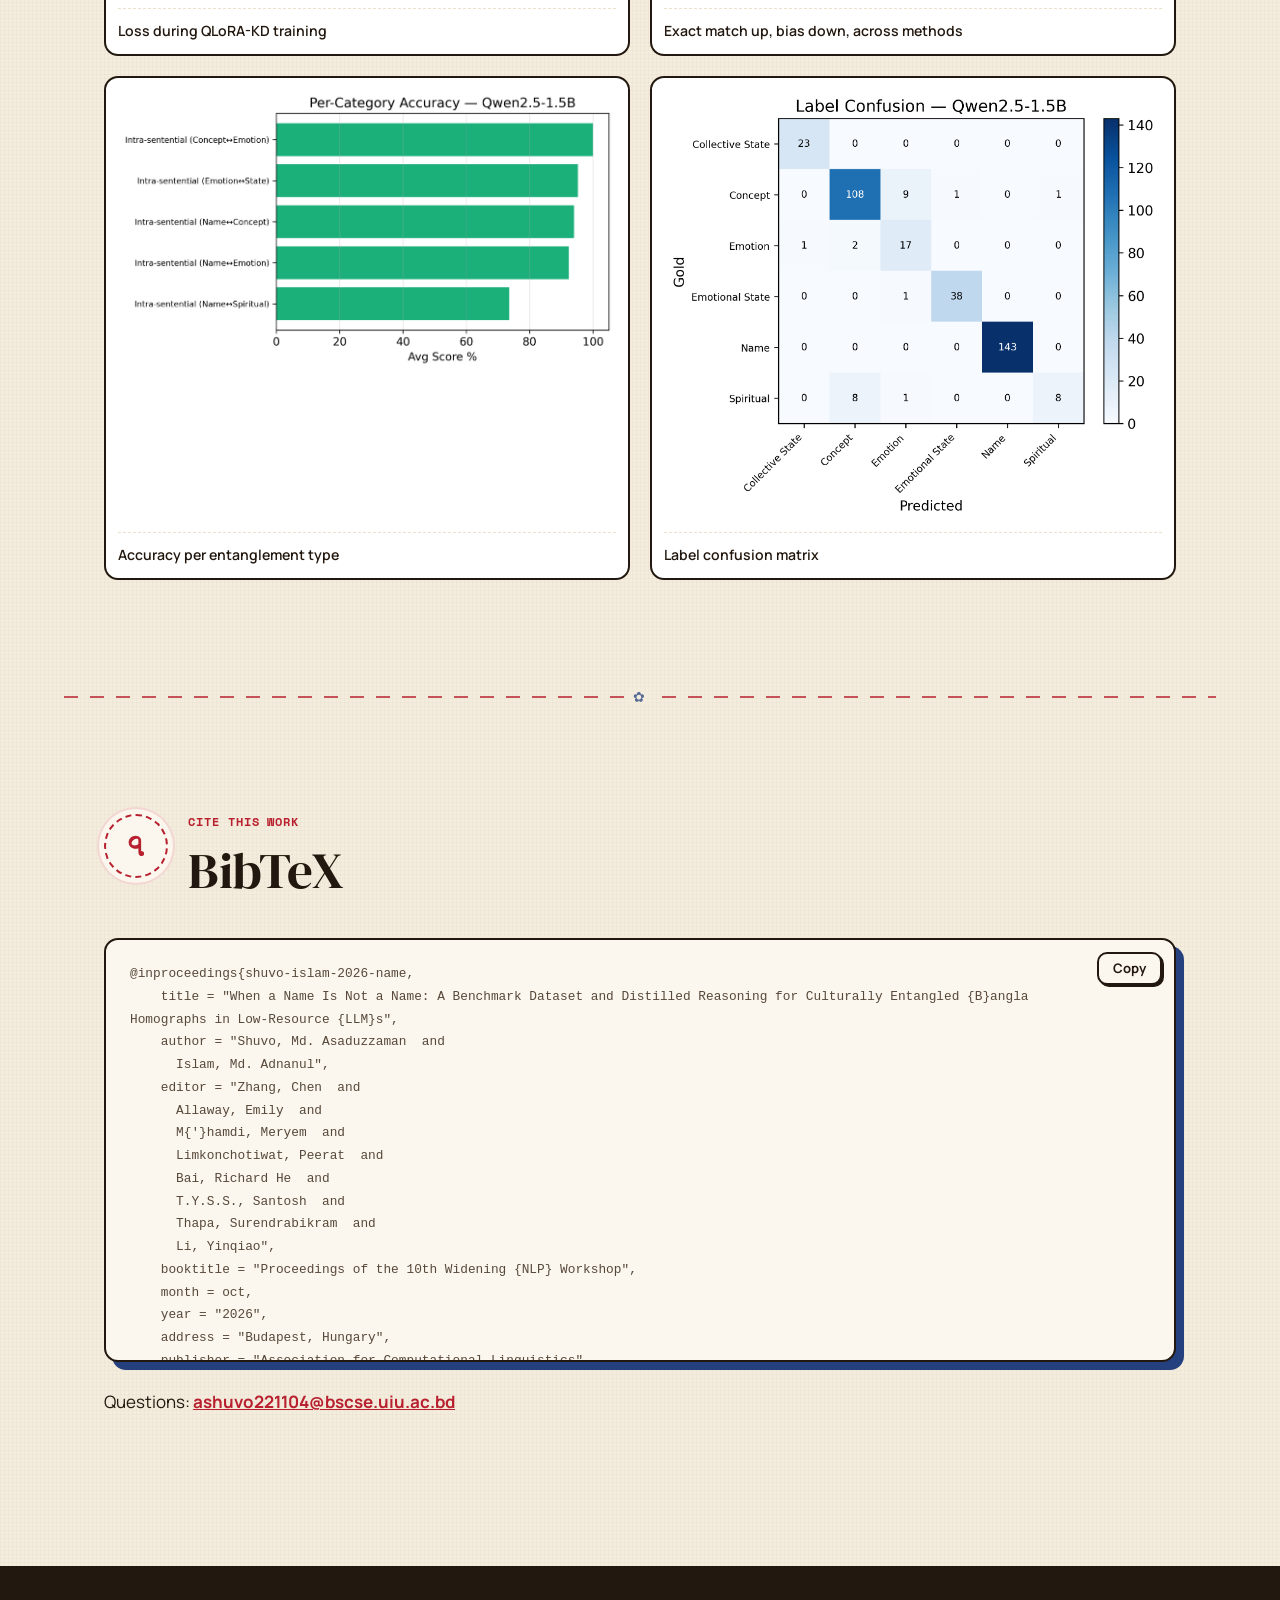
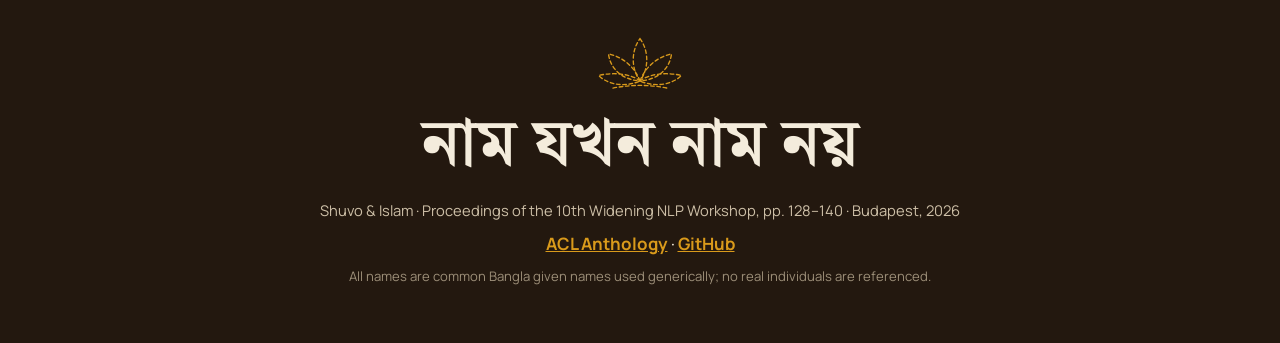
<file: docs/index.html>
<!doctype html>
<html lang="en">
<head>
  <meta charset="utf-8">
  <meta name="viewport" content="width=device-width, initial-scale=1">
  <title>When a Name Is Not a Name</title>
  <meta name="description" content="A benchmark dataset and distilled reasoning for Culturally Entangled Bangla Homographs (BanglaCEH). Proceedings of the 10th Widening NLP Workshop, ACL Anthology.">
  <meta name="theme-color" content="#f4ecdc">
  <meta property="og:title" content="When a Name Is Not a Name">
  <meta property="og:description" content="মায়া is both a girl's name and a word for affectionate compassion. Can LLMs tell the difference?">
  <meta property="og:type" content="website">
  <link rel="icon" href="data:image/svg+xml,<svg xmlns='http://www.w3.org/2000/svg' viewBox='0 0 100 100'><text y='.9em' font-size='90'>🪷</text></svg>">
  <link rel="preconnect" href="https://fonts.googleapis.com">
  <link rel="preconnect" href="https://fonts.gstatic.com" crossorigin>
  <link href="https://fonts.googleapis.com/css2?family=DM+Serif+Display:ital@0;1&family=Manrope:wght@400;500;600;700&family=Space+Mono:wght@400;700&family=Noto+Serif+Bengali:wght@400;600;700;800&family=Hind+Siliguri:wght@400;500;600&display=swap" rel="stylesheet">
  <link rel="stylesheet" href="css/style.css">
</head>
<body>

<!-- reusable stitched lotus -->
<svg width="0" height="0" style="position:absolute" aria-hidden="true">
  <defs>
    <symbol id="lotus" viewBox="0 0 200 140">
      <path d="M100 18 C120 45 120 85 100 112 C80 85 80 45 100 18Z"/>
      <path d="M100 112 C88 80 60 58 30 52 C34 86 62 110 100 112Z"/>
      <path d="M100 112 C112 80 140 58 170 52 C166 86 138 110 100 112Z"/>
      <path d="M100 112 C80 96 40 92 8 100 C30 122 70 126 100 112Z"/>
      <path d="M100 112 C120 96 160 92 192 100 C170 122 130 126 100 112Z"/>
      <path d="M40 128 C80 120 120 120 160 128"/>
    </symbol>
  </defs>
</svg>

<header class="top">
  <a class="brand" href="#top">
    <svg class="brand__lotus" aria-hidden="true"><use href="#lotus"/></svg>
    <span>Bangla<b>CEH</b></span>
  </a>
  <nav class="top__nav" aria-label="Sections">
    <a href="#problem">Problem</a>
    <a href="#quilt">Dataset</a>
    <a href="#method">Method</a>
    <a href="#results">Results</a>
    <a href="#play">Try it</a>
    <a href="#cite">Cite</a>
  </nav>
  <a class="btn btn--red btn--sm" href="https://aclanthology.org/2026.winlp-main.13/" target="_blank" rel="noopener">Paper</a>
</header>

<main id="top">

  <!-- ================= HERO ================= -->
  <section class="hero">
    <div class="hero__text">
      <p class="eyebrow">Proceedings of the 10th Widening NLP Workshop · Budapest 2026</p>
      <h1>When a Name<br>Is <em>Not</em> a Name</h1>
      <p class="hero__sub">A Benchmark Dataset and Distilled Reasoning for Culturally Entangled Bangla Homographs in Low-Resource LLMs</p>
      <p class="hero__authors">Md. Asaduzzaman Shuvo <span>and</span> Md. Adnanul Islam</p>
      <div class="hero__btns">
        <a class="btn btn--red" href="https://aclanthology.org/2026.winlp-main.13/" target="_blank" rel="noopener">ACL Anthology</a>
        <a class="btn" href="https://aclanthology.org/2026.winlp-main.13.pdf" target="_blank" rel="noopener">PDF</a>
        <a class="btn" href="https://github.com/ashuvo25/BanglaCEH" target="_blank" rel="noopener">Code &amp; Data</a>
      </div>
    </div>

    <div class="hero__art" id="twoLives" aria-live="polite">
      <svg class="hero__lotus" aria-hidden="true"><use href="#lotus"/></svg>

      <!-- life 1: a person -->
      <div class="nametag">
        <div class="nametag__top">
          <span class="nametag__hello">HELLO</span>
          <span class="nametag__my">আমার নাম</span>
        </div>
        <div class="nametag__body">
          <span class="nametag__name bn" data-w>মায়া</span>
        </div>
        <span class="nametag__cap mono">reading 01 · a person</span>
      </div>

      <!-- life 2: a word -->
      <article class="dict">
        <p class="dict__head"><span class="bn dict__word" data-w>মায়া</span> <span class="dict__ipa" id="dIpa">/māyā/</span></p>
        <p class="dict__pos"><i>noun</i> · <span id="dKind">emotion</span></p>
        <p class="dict__def" id="dDef">deep, affectionate compassion; a tender attachment to someone.</p>
        <span class="dict__cap mono">reading 02 · a meaning</span>
      </article>

      <div class="hero__ctrl">
        <span class="mono">Same spelling. Two lives.</span>
        <button type="button" class="dot-btn" id="nextWord" aria-label="Show next word">next word →</button>
      </div>
    </div>
  </section>

  <div class="stitch" aria-hidden="true"></div>

  <!-- ================= PROBLEM ================= -->
  <section class="problem" id="problem">
    <div class="sec-head">
      <span class="sec-num">১</span>
      <div>
        <p class="eyebrow">The problem</p>
        <h2>Parents name children after what they hope for.</h2>
      </div>
    </div>

    <div class="problem__grid">
      <div class="problem__copy">
        <p class="lead">Hope, sky, compassion, faith. In Bangla these are words <em>and</em> names, so the same spelling can point to a person or to the very thing she was named for.</p>
        <p>We give a model one sentence in which the word appears <b>twice</b>, once in each sense. It must label both occurrences with one of six cultural categories, then explain why.</p>
        <ul class="cats">
          <li class="c-name">Name</li><li>Concept</li><li>Emotion</li><li>Emotional State</li><li>Collective State</li><li>Spiritual</li>
        </ul>
      </div>

      <div class="read" id="read" data-mode="human">
        <div class="read__tabs" role="tablist" aria-label="Who is reading">
          <button type="button" role="tab" aria-selected="true" data-mode="human">A Bangla reader</button>
          <button type="button" role="tab" aria-selected="false" data-mode="llm">A typical LLM</button>
        </div>
        <p class="read__s bn">
          <span class="w w1"><b>মায়া</b><small class="mono"></small></span> নামের মেয়েটিকে একাকী বসে কাঁদতে দেখে উপস্থিত সবার মনেই এক গভীর
          <span class="w w2"><b>মায়া</b><small class="mono"></small></span> জেগে উঠল।
        </p>
        <p class="read__en">“Seeing the girl named <b>Maya</b> crying all alone, a deep compassionate <b>tenderness</b> awoke in everyone present.”</p>
        <p class="read__verdict" id="readVerdict"></p>
      </div>
    </div>
  </section>

  <div class="stitch" aria-hidden="true"></div>

  <!-- ================= QUILT (dataset) ================= -->
  <section class="quilt" id="quilt">
    <div class="sec-head">
      <span class="sec-num">২</span>
      <div>
        <p class="eyebrow">The benchmark</p>
        <h2>A quilt of 1,516 sentences, stitched by hand.</h2>
      </div>
    </div>

    <div class="patches">
      <div class="patch patch--red"><span class="patch__n" data-count="1516">1,516</span><span class="patch__l">expert-verified sentences</span></div>
      <div class="patch patch--indigo"><span class="patch__n" data-count="3032">3,032</span><span class="patch__l">labelled occurrences</span></div>
      <div class="patch patch--gold"><span class="patch__n">6</span><span class="patch__l">cultural categories</span></div>
      <div class="patch patch--green"><span class="patch__n" data-count="0.95" data-decimals="2">0.95</span><span class="patch__l">Cohen's κ between annotators</span></div>
    </div>

    <h3 class="h3">Five kinds of entanglement <span class="mono">· area = number of sentences</span></h3>
    <div class="tree" id="tree" role="img" aria-label="Name ↔ Concept 795, Concept ↔ Emotion 193, Name ↔ Spiritual 179, Name ↔ Emotion 178, Emotion ↔ State 171">
      <div class="tree__big"><b>Name ↔ Concept</b><span>795</span><em class="bn">গগন · আশা · দীপ্তি</em></div>
      <div class="tree__rest">
        <div><b>Concept ↔ Emotion</b><span>193</span></div>
        <div><b>Name ↔ Spiritual</b><span>179</span></div>
        <div><b>Name ↔ Emotion</b><span>178</span></div>
        <div><b>Emotion ↔ State</b><span>171</span></div>
      </div>
    </div>

  </section>

  <div class="stitch" aria-hidden="true"></div>

  <!-- ================= METHOD (animated walkthrough) ================= -->
  <section class="method" id="method">
    <div class="sec-head">
      <span class="sec-num">৩</span>
      <div>
        <p class="eyebrow">The method, step by step</p>
        <h2>Six stages, from a word to a verdict.</h2>
      </div>
    </div>
    <p class="method__intro">Scroll through the full pipeline from the paper. Each stage plays as it comes into view; press <b>replay</b> to watch it again.</p>

    <ol class="method__map" id="methodMap" aria-label="Stages">
      <li><a href="#ch1"><span>1</span>Dataset</a></li>
      <li><a href="#ch2"><span>2</span>Split</a></li>
      <li><a href="#ch3"><span>3</span>Prompting</a></li>
      <li><a href="#ch4"><span>4</span>Output</a></li>
      <li><a href="#ch5"><span>5</span>Distillation</a></li>
      <li><a href="#ch6"><span>6</span>Evaluation</a></li>
    </ol>

    <!-- ===== 1. DATASET CREATION ===== -->
    <article class="ch" id="ch1">
      <div class="ch__text">
        <p class="ch__n">Stage 1</p>
        <h3>Building the dataset</h3>
        <p>A native Bangla speaker hand-picks words that genuinely live two lives. Three different LLMs then draft a sentence for each word, with the word used <b>twice</b> in two senses, plus an explanation and a cultural note.</p>
        <p>Verification is <b>round-robin</b>: each model checks another model's output, never its own. Finally two native Bangla annotators review every instance and have the last word (Cohen's κ = 0.95).</p>
        <ul class="ch__facts"><li>1,516 instances</li><li>3,032 labelled occurrences</li><li>JSON records</li></ul>
      </div>
      <div class="ch__scene scene-data" data-scene="data">
        <button type="button" class="replay">↻ replay</button>
        <div class="flow">
          <div class="node node--word"><span class="bn">মায়া</span><small>word picked</small></div>
          <div class="link"></div>
          <div class="ring">
            <svg viewBox="0 0 160 160" aria-hidden="true"><circle cx="80" cy="80" r="58"/></svg>
            <span class="gen g1">LLM A</span><span class="gen g2">LLM B</span><span class="gen g3">LLM C</span>
            <small class="ring__lbl">draft &amp; cross-verify</small>
          </div>
          <div class="link"></div>
          <div class="node node--human"><span>👤👤</span><small>2 annotators<br>κ = 0.95</small></div>
        </div>
        <pre class="json" data-json></pre>
        <p class="scene__count"><b data-countup="1516">0</b> verified instances</p>
      </div>
    </article>

    <!-- ===== 2. SPLIT ===== -->
    <article class="ch" id="ch2">
      <div class="ch__text">
        <p class="ch__n">Stage 2</p>
        <h3>Splitting the data</h3>
        <p>The instances are shuffled with a fixed seed and split three ways. Models learn on the training set, the validation set decides when training stops, and the <b>test set stays unseen</b> until the very end.</p>
        <ul class="ch__facts"><li><i class="sw sw--indigo"></i>78% train</li><li><i class="sw sw--gold"></i>10% validation</li><li><i class="sw sw--red"></i>12% held-out test</li></ul>
      </div>
      <div class="ch__scene scene-split" data-scene="split">
        <button type="button" class="replay">↻ replay</button>
        <div class="dots" data-dots aria-label="100 squares: 78 train, 10 validation, 12 test"></div>
        <div class="split__legend">
          <span><i class="sw sw--indigo"></i>train <b>78%</b></span>
          <span><i class="sw sw--gold"></i>val <b>10%</b></span>
          <span><i class="sw sw--red"></i>test <b>12%</b></span>
        </div>
        <p class="scene__note">each square ≈ 15 sentences</p>
      </div>
    </article>

    <!-- ===== 3. PROMPTING ===== -->
    <article class="ch" id="ch3">
      <div class="ch__text">
        <p class="ch__n">Stage 3</p>
        <h3>Three ways to ask</h3>
        <p><b>Zero-shot:</b> just the instruction. Tested on six models: Qwen2.5-1.5B, Llama-3.2-3B, Ministral-3-3B, gemma-3-1b, TituLLM-1B and GPT-4o-mini.</p>
        <p><b>Few-shot:</b> three fixed solved examples, one from each major category, go before the question.</p>
        <p><b>Cultural Chain-of-Thought (C-CoT):</b> for each occurrence the model must write <i>Argument A</i> (why it could be a Name), <i>Argument B</i> (why it could be a concept or feeling), then a <i>Decision</i>. Arguing both sides first is what breaks the bias.</p>
      </div>
      <div class="ch__scene scene-prompt" data-scene="prompt">
        <button type="button" class="replay">↻ replay</button>
        <div class="ptabs" role="tablist" aria-label="Prompting regime">
          <button type="button" data-p="zero" class="is-on">Zero-shot</button>
          <button type="button" data-p="few">Few-shot</button>
          <button type="button" data-p="ccot">C-CoT</button>
        </div>
        <div class="chat">
          <div class="bubble bubble--sys"><b>system</b> You are an expert in Bangla cultural linguistics…</div>
          <div class="shots" data-shots>
            <span>example 1 ✓</span><span>example 2 ✓</span><span>example 3 ✓</span>
          </div>
          <div class="bubble bubble--user"><b>user</b> The word <span class="bn">‘মায়া’</span> appears TWICE… <span class="bn">মায়া নামের মেয়েটিকে … গভীর মায়া জেগে উঠল।</span></div>
          <div class="bubble bubble--bot"><b>model</b><pre data-typed></pre></div>
        </div>
        <p class="scene__note">Illustrative replies to the paper's prompts. Measured rates are in Results.</p>
      </div>
    </article>

    <!-- ===== 4. OUTPUT ===== -->
    <article class="ch" id="ch4">
      <div class="ch__text">
        <p class="ch__n">Stage 4</p>
        <h3>Reading the answer</h3>
        <p>Every model must end with a fixed <code>FINAL:</code> block. A parser pulls out the two labels and keeps the text before it as the model's <b>explanation</b>.</p>
        <p>If a label is missing or isn't one of the six valid categories, it becomes <b>Unknown</b>. That counts as a <b>hallucination</b>.</p>
      </div>
      <div class="ch__scene scene-parse" data-scene="parse">
        <button type="button" class="replay">↻ replay</button>
        <div class="parse">
          <div class="raw">
            <p class="raw__h">raw model text</p>
            <p class="raw__l r1">The first মায়া follows নামের (“named”), so it refers to a girl…</p>
            <p class="raw__l r2">The second describes a feeling that awoke in everyone…</p>
            <p class="raw__l r3"><b>FINAL:</b></p>
            <p class="raw__l r4">Occurrence 1: <b>Name</b></p>
            <p class="raw__l r5">Occurrence 2: <b>Emotion</b></p>
          </div>
          <div class="arrow">→</div>
          <div class="out">
            <p class="raw__h">parsed</p>
            <p class="slot s1"><span>label_1</span><b class="tag tag--name">Name</b></p>
            <p class="slot s2"><span>label_2</span><b class="tag tag--sense">Emotion</b></p>
            <p class="slot s3"><span>explanation</span><i>“The first মায়া follows…”</i></p>
            <p class="slot s4 slot--bad"><span>if label ∉ 6 classes</span><b class="tag">Unknown → hallucination</b></p>
          </div>
        </div>
      </div>
    </article>

    <!-- ===== 5. DISTILLATION ===== -->
    <article class="ch" id="ch5">
      <div class="ch__text">
        <p class="ch__n">Stage 5</p>
        <h3>Teaching the reason: QLoRA-KD</h3>
        <p><b>Knowledge distillation.</b> The verified explanations from large LLMs become the teacher's lesson. The small student model is trained to <b>write the explanation first and then the labels</b>, not just to output the labels.</p>
        <p><b>Masked loss.</b> Prompt tokens get the label <code>-100</code> and are ignored. The loss is computed only on the explanation and the final labels.</p>
        <p><b>QLoRA.</b> The base model is frozen in 4-bit (NF4). Only small LoRA adapters are trained, so W<sub>adapted</sub> = W<sub>base</sub> + B·A. It fits on a single 16 GB T4.</p>
        <ul class="ch__facts ch__facts--mono">
          <li>r = 16 · α = 32 · dropout 0.1</li>
          <li>q k v o + gate up down</li>
          <li>lr 1e-4 · cosine · warmup 10%</li>
          <li>effective batch 16</li>
          <li>paged AdamW 8-bit</li>
          <li>early stop on val loss</li>
        </ul>
      </div>
      <div class="ch__scene scene-kd" data-scene="kd">
        <button type="button" class="replay">↻ replay</button>
        <div class="kd__teach">
          <div class="who who--t"><b>Teacher</b><small>large LLMs + human check</small></div>
          <div class="kd__beam"><span>explanation + labels</span></div>
          <div class="who who--s"><b>Student</b><small>1–3B model</small></div>
        </div>
        <div class="tokens" data-tokens aria-label="Token strip: prompt tokens ignored, explanation and label tokens supervised"></div>
        <div class="tokens__key"><span><i class="tk tk--p"></i>prompt · −100 · ignored</span><span><i class="tk tk--r"></i>explanation · trained</span><span><i class="tk tk--l"></i>labels · trained</span></div>
        <div class="lora">
          <div class="mat mat--w"><b>W<sub>base</sub></b><small>frozen · 4-bit ❄</small></div>
          <span class="op">+</span>
          <div class="mat mat--b"><b>B</b><small>d × 16</small></div>
          <span class="op">·</span>
          <div class="mat mat--a"><b>A</b><small>16 × d</small></div>
          <span class="op">=</span>
          <div class="mat mat--out"><b>W<sub>adapted</sub></b><small>learns culture</small></div>
        </div>
      </div>
    </article>

    <!-- ===== 6. EVALUATION ===== -->
    <article class="ch" id="ch6">
      <div class="ch__text">
        <p class="ch__n">Stage 6</p>
        <h3>Scoring on unseen sentences</h3>
        <p>On the held-out test set, each prediction is scored on two tracks.</p>
        <p><b>Labels.</b> <i>Exact Match</i> means both labels are right. There's also average score, macro and micro F1, and the <i>hallucination</i> rate. The key one is <i>Dominant-Bias</i>: of the sentences whose gold answer contains a Name, the share where the model missed that Name.</p>
        <p><b>Reasoning.</b> The generated explanation is compared with the gold one using chrF and BERTScore, and is also rated by human judges and by an LLM judge.</p>
      </div>
      <div class="ch__scene scene-eval" data-scene="eval">
        <button type="button" class="replay">↻ replay</button>
        <table class="evt">
          <thead><tr><th>#</th><th>gold</th><th>predicted</th><th>result</th></tr></thead>
          <tbody data-evrows></tbody>
        </table>
        <div class="tally">
          <div><b data-t="em">0/6</b><span>Exact Match</span></div>
          <div><b data-t="bias">0/4</b><span>Dominant-Bias</span></div>
          <div><b data-t="hall">0/6</b><span>Hallucination</span></div>
        </div>
        <p class="scene__note">A toy example of six test sentences. Bias counts only the four sentences whose gold answer contains a Name.</p>
      </div>
    </article>
  </section>

  <div class="stitch" aria-hidden="true"></div>

  <!-- ================= RESULTS ================= -->
  <section class="results" id="results">
    <div class="sec-head">
      <span class="sec-num">৪</span>
      <div>
        <p class="eyebrow">Results · exact match on the test set</p>
        <h2>Prompting barely helps. <em>Teaching the reason</em> does.</h2>
      </div>
    </div>

    <div class="results__grid">
      <div class="chartcard">
        <div class="tabs" id="modelTabs" role="tablist" aria-label="Model"></div>
        <div class="sewn" id="sewn"></div>
        <p class="chartcard__note" id="chartNote"></p>
      </div>

      <aside class="bigstat">
        <p class="eyebrow">The headline</p>
        <p class="bigstat__n">87.91<small>%</small></p>
        <p>TituLLM-1B, the Bangla model that failed every prompt, becomes the <b>strongest system</b> after distillation.</p>
        <hr>
        <p class="bigstat__row"><span>Bias, zero-shot (Qwen)</span><b class="t-red">63.46%</b></p>
        <p class="bigstat__row"><span>Bias, Cultural CoT</span><b>2.88%</b></p>
        <p class="bigstat__row"><span>Bias, QLoRA-KD</span><b class="t-green">0.00%</b></p>
      </aside>
    </div>

    <div class="lessons">
      <article class="lesson">
        <span class="lesson__badge">i</span>
        <h3>Models forget the person</h3>
        <p>Open and closed LLMs default to the common-noun sense. Zero-shot dominant-meaning bias reaches <b>100%</b>.</p>
      </article>
      <article class="lesson">
        <span class="lesson__badge">ii</span>
        <h3>Language is not culture</h3>
        <p>A Bangla-specific model fails under every prompting regime. Pretraining on the language alone is not enough.</p>
      </article>
      <article class="lesson">
        <span class="lesson__badge">iii</span>
        <h3>Teach why, not which</h3>
        <p>Labels-only distillation reaches 41.33% EM. Distilling the <b>explanations</b> reaches 85.16%, with bias down from 34.56% to 0%.</p>
      </article>
    </div>

    <details class="numbers">
      <summary>See all numbers</summary>
      <div class="tablewrap">
        <table>
          <thead><tr><th>Model</th><th>Zero-shot</th><th>Few-shot</th><th>C-CoT</th><th>QLoRA-KD</th><th>KD bias ↓</th></tr></thead>
          <tbody>
            <tr><th>Qwen2.5-1.5B</th><td>0.65</td><td>8.39</td><td>30.97</td><td class="hi">85.16</td><td class="hi">0.00</td></tr>
            <tr><th>Llama-3.2-3B</th><td>10.97</td><td>22.58</td><td>15.16</td><td class="hi">82.42</td><td>2.80</td></tr>
            <tr><th>TituLLM-1B</th><td>0.11</td><td>0.31</td><td>1.14</td><td class="hi">87.91</td><td>4.20</td></tr>
            <tr><th>GPT-4o-mini</th><td>43.87</td><td>49.68</td><td>—</td><td>—</td><td>—</td></tr>
          </tbody>
        </table>
      </div>
      <p class="numbers__ab"><b>Ablation (Qwen2.5-1.5B):</b> zero-shot 0.65 EM / 63.46 bias / 52.9 halluc. · KD labels-only 41.33 / 34.56 / 36.11 · QLoRA-KD reasoning + label 85.16 / 0 / 1.65</p>
    </details>
  </section>

  <div class="stitch" aria-hidden="true"></div>

  <!-- ================= PLAY ================= -->
  <section class="play" id="play">
    <div class="sec-head">
      <span class="sec-num">৫</span>
      <div>
        <p class="eyebrow">Try it yourself</p>
        <h2>Person, or meaning?</h2>
      </div>
    </div>

    <div class="game" id="game">
      <div class="game__bar">
        <select id="gCat" aria-label="Filter by type"><option value="">All types</option></select>
        <span class="mono">score <b id="gScore">0/0</b> · streak <b id="gStreak">0</b></span>
      </div>
      <p class="game__meta mono"><span id="gId">#</span> · <span id="gType"></span></p>
      <p class="game__s bn" id="gSentence">Loading…</p>
      <p class="game__en" id="gEnglish"></p>
      <div class="game__qs">
        <fieldset class="q" data-slot="1"><legend>First word ¹</legend><div class="chips"></div></fieldset>
        <fieldset class="q" data-slot="2"><legend>Second word ²</legend><div class="chips"></div></fieldset>
      </div>
      <div class="game__btns">
        <button type="button" class="btn btn--red" id="gCheck" disabled>Check</button>
        <button type="button" class="btn" id="gNext">Another sentence</button>
        <button type="button" class="btn btn--ghost" id="gLang">বাংলায় ব্যাখ্যা</button>
      </div>
      <div class="game__out" id="gOut" hidden>
        <p class="game__verdict" id="gVerdict"></p>
        <div class="game__why">
          <div><p class="mono">why ¹ is <b id="gL1"></b></p><p id="gWhy1"></p></div>
          <div><p class="mono">why ² is <b id="gL2"></b></p><p id="gWhy2"></p></div>
        </div>
        <p class="game__note"><span class="mono">the cultural thread</span><span id="gNote"></span></p>
      </div>
    </div>
  </section>

  <div class="stitch" aria-hidden="true"></div>

  <!-- ================= FIGURES ================= -->
  <section class="figs" id="figs">
    <div class="sec-head sec-head--row">
      <span class="sec-num">৬</span>
      <div>
        <p class="eyebrow">Figures from the paper</p>
        <h2>Under the hood</h2>
      </div>
      <div class="seg" role="group" aria-label="Model">
        <button type="button" class="is-on" data-fig="">Qwen2.5-1.5B</button>
        <button type="button" data-fig="-titu">TituLLM-1B</button>
      </div>
    </div>
    <div class="figgrid" id="figgrid">
      <figure><img loading="lazy" data-base="fig1_loss_curve" src="assets/figures/fig1_loss_curve.png" alt="Training and validation loss during QLoRA-KD"><figcaption>Loss during QLoRA-KD training</figcaption></figure>
      <figure><img loading="lazy" data-base="fig2_method_progression" src="assets/figures/fig2_method_progression.png" alt="Exact match and dominant bias across methods"><figcaption>Exact match up, bias down, across methods</figcaption></figure>
      <figure><img loading="lazy" data-base="fig3_per_category" src="assets/figures/fig3_per_category.png" alt="Per-category accuracy"><figcaption>Accuracy per entanglement type</figcaption></figure>
      <figure><img loading="lazy" data-base="fig4_confusion" src="assets/figures/fig4_confusion.png" alt="Label confusion matrix"><figcaption>Label confusion matrix</figcaption></figure>
    </div>
  </section>

  <div class="stitch" aria-hidden="true"></div>

  <!-- ================= CITE ================= -->
  <section class="cite" id="cite">
    <div class="sec-head">
      <span class="sec-num">৭</span>
      <div>
        <p class="eyebrow">Cite this work</p>
        <h2>BibTeX</h2>
      </div>
    </div>
    <div class="slip">
      <button type="button" class="btn btn--sm" id="copyBib">Copy</button>
      <pre id="bibtex"><code>@inproceedings{shuvo-islam-2026-name,
    title = "When a Name Is Not a Name: A Benchmark Dataset and Distilled Reasoning for Culturally Entangled {B}angla Homographs in Low-Resource {LLM}s",
    author = "Shuvo, Md. Asaduzzaman  and
      Islam, Md. Adnanul",
    editor = "Zhang, Chen  and
      Allaway, Emily  and
      M{'}hamdi, Meryem  and
      Limkonchotiwat, Peerat  and
      Bai, Richard He  and
      T.Y.S.S., Santosh  and
      Thapa, Surendrabikram  and
      Li, Yinqiao",
    booktitle = "Proceedings of the 10th Widening {NLP} Workshop",
    month = oct,
    year = "2026",
    address = "Budapest, Hungary",
    publisher = "Association for Computational Linguistics",
    url = "https://aclanthology.org/2026.winlp-main.13/",
    pages = "128--140",
    ISBN = "979-8-89176-472-9",
    abstract = "Many Bangla words are at once personal names and culturally loaded common nouns: মায়া (Maya) is both a girl{'}s name and a word for affectionate compassion. Choosing the right reading demands cultural knowledge that is scarce in the pretraining data of modern language models. We introduce Bangla Culturally Entangled Homograph (BanglaCEH) disambiguation and build a Bangla benchmark of 1,516 expert-verified sentences and 3,032 labelled occurrences in which one word appears twice with two distinct readings, each labelled with a culturally grounded category and an explanation of the reasoning behind it. Across open- and closed-source models, we find a systematic dominant-meaning bias, models default to the common-noun sense and overlook the name. A Bangla-specific model fails under every prompting regime we test, showing that language-specific pretraining alone does not confer cultural grounding. We further show that contrastive chain-of-thought prompting can sharply reduce this bias without training, and that distilling cultural explanations teaches small (1{--}3B) models to reason toward the correct reading rather than memorise labels, cutting dominant-meaning bias from as high as 100{\%} to under 5{\%} and turning the failed Bangla-specific model into our strongest system."
}</code></pre>
    </div>
    <p class="contact">Questions: <a href="mailto:ashuvo221104@bscse.uiu.ac.bd">ashuvo221104@bscse.uiu.ac.bd</a></p>
  </section>

</main>

<footer class="foot">
  <svg class="foot__lotus" aria-hidden="true"><use href="#lotus"/></svg>
  <p class="foot__bn bn">নাম যখন নাম নয়</p>
  <p class="foot__meta">Shuvo &amp; Islam · Proceedings of the 10th Widening NLP Workshop, pp. 128–140 · Budapest, 2026</p>
  <p class="foot__links"><a href="https://aclanthology.org/2026.winlp-main.13/" target="_blank" rel="noopener">ACL Anthology</a> · <a href="https://github.com/ashuvo25/BanglaCEH" target="_blank" rel="noopener">GitHub</a></p>
  <p class="foot__ethics">All names are common Bangla given names used generically; no real individuals are referenced.</p>
</footer>

<script src="js/main.js" defer></script>
</body>
</html>
</file>
<file: docs/css/style.css>
/* ==========================================================
   When a Name Is Not a Name: nakshi-kantha theme
   ========================================================== */

:root {
  --cloth: #f4ecdc;
  --cloth-2: #ebe0c9;
  --card: #fbf7ee;
  --ink: #23180f;
  --ink-2: #57483a;
  --muted: #8a7a66;

  --red: #b8202f;      /* alta red: the meaning */
  --red-soft: #f3d6d2;
  --indigo: #24407e;   /* indigo: the person */
  --indigo-soft: #d9e0f0;
  --gold: #d99a1b;
  --gold-soft: #f6e3b4;
  --green: #2f7a4d;
  --green-soft: #d5ead9;

  --f-head: "DM Serif Display", Georgia, serif;
  --f-body: "Manrope", "Hind Siliguri", system-ui, sans-serif;
  --f-mono: "Space Mono", "Hind Siliguri", ui-monospace, monospace;
  --f-bn: "Noto Serif Bengali", "Hind Siliguri", serif;
  --f-bn-body: "Hind Siliguri", "Noto Serif Bengali", sans-serif;

  --pad: clamp(16px, 5vw, 64px);
  --maxw: 1200px;
  --stitch: 2px dashed;
  color-scheme: light;
}

*, *::before, *::after { box-sizing: border-box; }
html { scroll-behavior: smooth; -webkit-text-size-adjust: 100%; }
body {
  margin: 0; color: var(--ink); font: 400 17px/1.65 var(--f-body);
  background-color: var(--cloth);
  /* faint cotton weave */
  background-image:
    repeating-linear-gradient(0deg, rgba(35, 24, 15, .025) 0 1px, transparent 1px 4px),
    repeating-linear-gradient(90deg, rgba(35, 24, 15, .025) 0 1px, transparent 1px 4px);
  overflow-x: hidden;
}
img { display: block; max-width: 100%; }
a { color: inherit; }
::selection { background: var(--red); color: #fff; }
:focus-visible { outline: 2px solid var(--indigo); outline-offset: 3px; border-radius: 4px; }

.bn { font-family: var(--f-bn); }
.mono { font-family: var(--f-mono); font-size: .76rem; letter-spacing: .02em; }
.eyebrow { font: 700 .74rem/1.4 var(--f-mono); text-transform: uppercase; letter-spacing: .08em; color: var(--red); margin: 0 0 12px; }
h1, h2, h3 { font-family: var(--f-head); font-weight: 400; margin: 0; letter-spacing: -.005em; }
h1 em, h2 em { color: var(--red); }
h2 { font-size: clamp(1.9rem, 4.4vw, 3.2rem); line-height: 1.08; }
.h3 { font-size: 1.45rem; margin: 54px 0 18px; display: flex; flex-wrap: wrap; align-items: baseline; gap: 10px; }
.h3 .mono { color: var(--muted); }
.t-red { color: var(--red); }
.t-green { color: var(--green); }

section { max-width: var(--maxw); margin: 0 auto; padding: clamp(56px, 9vw, 110px) var(--pad); }

/* running stitch divider */
.stitch {
  max-width: var(--maxw); margin: 0 auto; height: 14px; position: relative;
  background: linear-gradient(90deg, var(--red) 0 14px, transparent 14px 26px) 0 50% / 26px 2px repeat-x;
  width: calc(100% - 2 * var(--pad));
  opacity: .75;
}
.stitch::before, .stitch::after { content: "✿"; position: absolute; top: 50%; transform: translateY(-52%); color: var(--red); background: var(--cloth); padding: 0 6px; font-size: 14px; line-height: 1; }
.stitch::before { left: 50%; margin-left: -13px; color: var(--indigo); }
.stitch::after { display: none; }

/* buttons */
.btn {
  display: inline-flex; align-items: center; gap: 6px; padding: 12px 20px; border-radius: 10px;
  border: 2px solid var(--ink); background: var(--card); color: var(--ink);
  font: 700 .9rem/1 var(--f-body); text-decoration: none; cursor: pointer;
  box-shadow: 3px 3px 0 var(--ink); transition: transform .15s, box-shadow .15s, background .15s;
}
.btn:hover { transform: translate(-1px, -1px); box-shadow: 4px 4px 0 var(--ink); }
.btn:active { transform: translate(2px, 2px); box-shadow: 1px 1px 0 var(--ink); }
.btn--red { background: var(--red); color: #fff; }
.btn--ghost { box-shadow: none; border-style: dashed; background: transparent; }
.btn--ghost:hover { box-shadow: none; background: var(--card); }
.btn--sm { padding: 8px 14px; font-size: .82rem; box-shadow: 2px 2px 0 var(--ink); }
.btn[disabled] { opacity: .4; pointer-events: none; }

/* ================= TOP ================= */
.top {
  position: sticky; top: 0; z-index: 30; display: flex; align-items: center; justify-content: space-between; gap: 12px;
  padding: 12px var(--pad); background: rgba(244, 236, 220, .92);
  backdrop-filter: blur(8px); -webkit-backdrop-filter: blur(8px);
  border-bottom: var(--stitch) rgba(184, 32, 47, .45);
}
.brand { display: flex; align-items: center; gap: 8px; text-decoration: none; font: 400 1.35rem var(--f-head); }
.brand b { color: var(--red); font-weight: 400; }
.brand__lotus { width: 34px; height: 24px; fill: var(--red-soft); stroke: var(--red); stroke-width: 5; stroke-dasharray: 9 6; stroke-linecap: round; }
.top__nav { display: none; gap: 4px; }
.top__nav a { text-decoration: none; font-weight: 600; font-size: .9rem; color: var(--ink-2); padding: 8px 12px; border-radius: 8px; }
.top__nav a:hover, .top__nav a.is-active { color: var(--red); background: var(--red-soft); }
@media (min-width: 820px) { .top__nav { display: flex; } }

/* ================= HERO ================= */
.hero { display: grid; grid-template-columns: 1fr; gap: 48px; align-items: center; padding-top: clamp(40px, 7vw, 90px); }
@media (min-width: 980px) { .hero { grid-template-columns: 1.05fr 1fr; gap: 56px; } }
h1 { font-size: clamp(2.8rem, 7vw, 5.4rem); line-height: .98; }
.hero__sub { font-size: clamp(1.05rem, 1.8vw, 1.22rem); color: var(--ink-2); max-width: 34em; margin: 20px 0 18px; }
.hero__authors { font-weight: 700; margin: 0 0 26px; }
.hero__authors span { font-weight: 400; color: var(--muted); }
.hero__btns { display: flex; flex-wrap: wrap; gap: 12px; }

.hero__art { position: relative; min-height: 440px; display: grid; place-items: center; }
.hero__lotus {
  position: absolute; width: min(92%, 460px); height: auto; aspect-ratio: 200 / 140; top: 50%; left: 50%; transform: translate(-50%, -54%);
  fill: none; stroke: var(--gold); stroke-width: 2.2; stroke-dasharray: 7 6; stroke-linecap: round; opacity: .9;
}

.nametag {
  position: absolute; left: 0; top: 14px; width: min(64%, 300px); transform: rotate(-5deg);
  background: var(--indigo); border-radius: 16px; padding: 10px; color: #fff;
  box-shadow: 0 18px 40px -18px rgba(36, 64, 126, .55), 0 2px 0 rgba(0, 0, 0, .1);
  transition: transform .5s cubic-bezier(.2, .8, .2, 1);
}
.nametag:hover { transform: rotate(-2deg) translateY(-6px); }
.nametag__top { text-align: center; padding: 6px 0 10px; line-height: 1.1; }
.nametag__hello { display: block; font: 800 1.6rem/1 var(--f-body); letter-spacing: .12em; }
.nametag__my { display: block; font: 500 .95rem var(--f-bn-body); opacity: .85; margin-top: 4px; }
.nametag__body { background: #fff; border-radius: 8px; min-height: 120px; display: grid; place-items: center; padding: 10px; }
.nametag__name { color: var(--indigo); font-weight: 700; font-size: clamp(3rem, 7vw, 4.2rem); line-height: 1.3; }
.nametag__cap { display: block; text-align: center; padding-top: 8px; font-size: .64rem; opacity: .85; text-transform: uppercase; }

.dict {
  position: absolute; right: 0; bottom: 6px; width: min(70%, 330px); transform: rotate(3.5deg);
  background: var(--card); border: 2px solid var(--ink); border-radius: 4px; padding: 20px 22px 16px;
  box-shadow: 6px 6px 0 var(--red);
  transition: transform .5s cubic-bezier(.2, .8, .2, 1);
}
.dict:hover { transform: rotate(1deg) translateY(-6px); }
.dict::before { content: ""; position: absolute; inset: 6px; border: 1px dashed rgba(184, 32, 47, .45); pointer-events: none; }
.dict p { margin: 0; }
.dict__head { display: flex; align-items: baseline; gap: 10px; flex-wrap: wrap; }
.dict__word { font-weight: 700; font-size: 2.4rem; line-height: 1.3; color: var(--red); }
.dict__ipa { font-family: var(--f-mono); color: var(--muted); font-size: .85rem; }
.dict__pos { color: var(--ink-2); font-size: .9rem; margin: 2px 0 8px !important; }
.dict__pos i { font-family: var(--f-head); font-size: 1.05rem; }
.dict__def { font-family: var(--f-head); font-size: 1.3rem; line-height: 1.3; }
.dict__def::before { content: "1. "; color: var(--red); }
.dict__cap { display: block; margin-top: 14px; color: var(--red); text-transform: uppercase; font-size: .64rem; }

.hero__ctrl { position: absolute; left: 50%; bottom: -36px; transform: translateX(-50%); display: flex; align-items: center; gap: 14px; white-space: nowrap; }
.hero__ctrl .mono { color: var(--muted); }
.dot-btn { font: 700 .82rem var(--f-body); background: none; border: 0; border-bottom: 2px dashed var(--red); color: var(--red); padding: 2px 0; cursor: pointer; }
.hero__art.is-flip .nametag, .hero__art.is-flip .dict { opacity: 0; }
.nametag, .dict { transition: transform .5s cubic-bezier(.2, .8, .2, 1), opacity .3s; }

@media (max-width: 520px) {
  .hero__art { min-height: 420px; }
  .nametag { width: 74%; }
  .dict { width: 80%; }
  .hero__ctrl { flex-direction: column; gap: 6px; bottom: -52px; }
}

/* ================= SECTION HEAD ================= */
.sec-head { display: flex; gap: 20px; align-items: flex-start; margin-bottom: 40px; }
.sec-head--row { flex-wrap: wrap; align-items: center; }
.sec-head--row > div:nth-child(2) { flex: 1 1 260px; }
.sec-num {
  flex: none; width: 64px; height: 64px; border-radius: 50%; display: grid; place-items: center;
  font: 700 1.9rem/1 var(--f-bn); color: var(--red); background: var(--card);
  border: 2px dashed var(--red); box-shadow: 0 0 0 5px var(--card), 0 0 0 7px var(--red-soft);
}
.sec-head h2 { max-width: 20ch; }

/* ================= PROBLEM ================= */
.problem__grid { display: grid; grid-template-columns: 1fr; gap: 40px; }
@media (min-width: 980px) { .problem__grid { grid-template-columns: .9fr 1.1fr; gap: 56px; align-items: start; } }
.lead { font-family: var(--f-head); font-size: clamp(1.3rem, 2.4vw, 1.65rem); line-height: 1.35; margin: 0 0 18px; }
.lead em { color: var(--red); }
.problem__copy p { margin: 0 0 18px; color: var(--ink-2); }
.problem__copy .lead { color: var(--ink); }
.cats { list-style: none; padding: 0; margin: 22px 0 0; display: flex; flex-wrap: wrap; gap: 8px; }
.cats li { border: 2px dashed var(--ink-2); border-radius: 99px; padding: 6px 14px; font-weight: 600; font-size: .9rem; background: var(--card); }
.cats .c-name { border-color: var(--indigo); color: var(--indigo); background: var(--indigo-soft); }

.read { background: var(--card); border: 2px solid var(--ink); border-radius: 18px; padding: clamp(18px, 3.5vw, 32px); box-shadow: 8px 8px 0 var(--cloth-2); }
.read__tabs { display: inline-flex; border: 2px solid var(--ink); border-radius: 12px; overflow: hidden; margin-bottom: 26px; }
.read__tabs button { font: 700 .86rem var(--f-body); border: 0; background: none; color: var(--ink); padding: 10px 16px; cursor: pointer; }
.read__tabs button + button { border-left: 2px solid var(--ink); }
.read__tabs button[aria-selected="true"] { background: var(--ink); color: var(--cloth); }
.read[data-mode="llm"] .read__tabs button[aria-selected="true"] { background: var(--red); }
.read__s { font-family: var(--f-bn-body); font-size: clamp(1.25rem, 2.6vw, 1.7rem); line-height: 2.7; margin: 0 0 6px; }
.w { position: relative; display: inline-block; line-height: 1.35; }
.w b { font-family: var(--f-bn); font-weight: 700; padding: 0 .25em; border-radius: 8px; border: 2px solid transparent; transition: all .35s; }
.w small { position: absolute; left: 50%; top: 100%; transform: translateX(-50%); margin-top: 3px; white-space: nowrap; font-size: .6rem; text-transform: uppercase; padding: 2px 8px; border-radius: 99px; color: #fff; transition: background .35s; }
[data-mode="human"] .w1 b { background: var(--indigo-soft); color: var(--indigo); border-color: var(--indigo); }
[data-mode="human"] .w1 small { background: var(--indigo); }
[data-mode="human"] .w2 b, [data-mode="llm"] .w b { background: var(--red-soft); color: var(--red); border-color: var(--red); }
[data-mode="human"] .w2 small, [data-mode="llm"] .w small { background: var(--red); }
[data-mode="llm"] .w1 b { border-style: dashed; text-decoration: line-through 2px; }
.read__en { color: var(--ink-2); font-style: italic; margin: 22px 0 18px; }
.read__verdict { margin: 0; padding: 14px 16px; border-radius: 12px; font-weight: 600; font-size: .95rem; }
[data-mode="human"] .read__verdict { background: var(--green-soft); color: var(--green); }
[data-mode="llm"] .read__verdict { background: var(--red-soft); color: var(--red); }

/* ================= QUILT ================= */
.patches { display: grid; grid-template-columns: repeat(2, 1fr); gap: 0; border: 2px solid var(--ink); border-radius: 14px; overflow: hidden; }
@media (min-width: 860px) { .patches { grid-template-columns: repeat(4, 1fr); } }
.patch { position: relative; padding: 28px 22px 24px; display: flex; flex-direction: column; gap: 6px; min-height: 170px; justify-content: flex-end; }
.patch::before { content: ""; position: absolute; inset: 8px; border: 2px dashed rgba(255, 255, 255, .55); border-radius: 8px; pointer-events: none; }
.patch__n { font: 400 clamp(2.4rem, 5vw, 3.4rem)/1 var(--f-head); font-variant-numeric: tabular-nums; }
.patch__l { font-weight: 600; font-size: .9rem; }
.patch--red { background: var(--red); color: #fff; }
.patch--indigo { background: var(--indigo); color: #fff; }
.patch--gold { background: var(--gold); color: var(--ink); }
.patch--gold::before { border-color: rgba(35, 24, 15, .35); }
.patch--green { background: var(--green); color: #fff; }

.tree { display: grid; grid-template-columns: 1fr; gap: 8px; }
@media (min-width: 760px) { .tree { grid-template-columns: 795fr 721fr; min-height: 340px; } }
.tree > div, .tree__rest > div { position: relative; border-radius: 12px; padding: 18px; display: flex; flex-direction: column; justify-content: space-between; gap: 8px; }
.tree > div::before, .tree__rest > div::before { content: ""; position: absolute; inset: 6px; border: 1.5px dashed rgba(35, 24, 15, .3); border-radius: 8px; pointer-events: none; }
.tree b { font-weight: 700; font-size: .95rem; }
.tree span { font: 400 2.2rem/1 var(--f-head); }
.tree__big { background: var(--indigo); color: #fff; min-height: 220px; }
.tree__big::before { border-color: rgba(255, 255, 255, .5) !important; }
.tree__big span { font-size: clamp(3rem, 7vw, 5rem); }
.tree__big em { font-style: normal; opacity: .8; font-size: 1.1rem; }
.tree__rest { display: grid; grid-template-columns: 1fr 1fr; gap: 8px; }
.tree__rest > div { min-height: 140px; }
.tree__rest > div:nth-child(1) { background: var(--red-soft); }
.tree__rest > div:nth-child(2) { background: var(--gold-soft); }
.tree__rest > div:nth-child(3) { background: var(--indigo-soft); }
.tree__rest > div:nth-child(4) { background: var(--green-soft); }

.thread { list-style: none; padding: 0; margin: 0; display: grid; grid-template-columns: 1fr; gap: 0; position: relative; }
@media (min-width: 860px) { .thread { grid-template-columns: repeat(4, 1fr); } }
.thread li { position: relative; padding: 0 18px 26px 0; color: var(--ink-2); font-size: .95rem; }
.thread li span { display: inline-grid; place-items: center; width: 38px; height: 38px; border-radius: 50%; background: var(--card); border: 2px solid var(--red); color: var(--red); font: 700 .78rem var(--f-mono); position: relative; z-index: 1; margin-bottom: 12px; }
.thread li b { display: block; font: 400 1.3rem var(--f-head); color: var(--ink); margin-bottom: 4px; }
@media (min-width: 860px) {
  .thread li::before { content: ""; position: absolute; top: 19px; left: 38px; right: 0; border-top: 2px dashed var(--red); opacity: .6; }
  .thread li:last-child::before { display: none; }
}

/* ================= RESULTS ================= */
.results__grid { display: grid; grid-template-columns: 1fr; gap: 24px; }
@media (min-width: 980px) { .results__grid { grid-template-columns: 1.6fr 1fr; } }
.chartcard { background: var(--card); border: 2px solid var(--ink); border-radius: 18px; padding: clamp(18px, 3vw, 30px); }
.tabs { display: flex; flex-wrap: wrap; gap: 8px; margin-bottom: 26px; }
.tabs button { font: 700 .84rem var(--f-body); padding: 8px 14px; border-radius: 99px; border: 2px solid var(--ink); background: none; color: var(--ink); cursor: pointer; }
.tabs button[aria-selected="true"] { background: var(--ink); color: var(--cloth); }

.sewn { position: relative; display: grid; gap: 18px; padding-top: 22px; }
.sewn__ceiling { position: absolute; top: 0; bottom: -6px; border-left: 2px dashed var(--red); z-index: 2; pointer-events: none; }
.sewn__ceiling span { position: absolute; top: -2px; right: 6px; white-space: nowrap; font: 700 .66rem var(--f-mono); color: var(--red); text-transform: uppercase; }
.row { display: grid; grid-template-columns: 96px 1fr; gap: 12px; align-items: center; }
@media (min-width: 520px) { .row { grid-template-columns: 120px 1fr; } }
.row__label { font-weight: 700; font-size: .88rem; }
.row__track { position: relative; height: 34px; border-radius: 8px; background: var(--cloth-2); }
.row__fill {
  position: absolute; left: 0; top: 0; bottom: 0; width: 0; border-radius: 8px; background: var(--muted);
  transition: width 1.1s cubic-bezier(.2, .8, .2, 1);
  display: flex; align-items: center; justify-content: flex-end; padding-right: 8px;
}
.row__fill::before { content: ""; position: absolute; inset: 5px; border: 1.5px dashed rgba(255, 255, 255, .6); border-radius: 5px; }
.row__val { position: absolute; left: calc(100% + 8px); font: 700 .82rem var(--f-mono); white-space: nowrap; color: var(--ink); }
.row--kd .row__fill { background: var(--green); }
.row--na .row__fill { background: none; }
.row--na .row__fill::before { display: none; }
.chartcard__note { margin: 26px 0 0; color: var(--ink-2); font-size: .95rem; }

.bigstat { background: var(--indigo); color: #fff; border-radius: 18px; padding: clamp(20px, 3vw, 32px); position: relative; }
.bigstat::before { content: ""; position: absolute; inset: 10px; border: 2px dashed rgba(255, 255, 255, .4); border-radius: 12px; pointer-events: none; }
.bigstat .eyebrow { color: var(--gold-soft); }
.bigstat__n { font: 400 clamp(3.6rem, 8vw, 5.4rem)/1 var(--f-head); margin: 0 0 12px; }
.bigstat__n small { font-size: .45em; }
.bigstat p { margin: 0 0 12px; }
.bigstat hr { border: 0; border-top: 2px dashed rgba(255, 255, 255, .35); margin: 18px 0; }
.bigstat__row { display: flex; justify-content: space-between; gap: 12px; font-size: .92rem; }
.bigstat__row b { font-family: var(--f-mono); }
.bigstat .t-red { color: #ffb3a8; }
.bigstat .t-green { color: #9ee6b4; }

.lessons { display: grid; grid-template-columns: 1fr; gap: 18px; margin-top: 28px; }
@media (min-width: 860px) { .lessons { grid-template-columns: repeat(3, 1fr); } }
.lesson { background: var(--card); border: 2px dashed var(--ink-2); border-radius: 18px; padding: 24px; }
.lesson__badge { display: inline-grid; place-items: center; width: 42px; height: 42px; border-radius: 50%; background: var(--gold); font: 400 1.3rem var(--f-head); font-style: italic; margin-bottom: 14px; }
.lesson h3 { font-size: 1.45rem; line-height: 1.15; margin-bottom: 8px; }
.lesson p { margin: 0; color: var(--ink-2); font-size: .95rem; }

.numbers { margin-top: 28px; }
.numbers summary { cursor: pointer; font-weight: 700; color: var(--red); display: inline-block; border-bottom: 2px dashed var(--red); }
.tablewrap { overflow-x: auto; margin-top: 18px; background: var(--card); border: 2px solid var(--ink); border-radius: 14px; }
table { width: 100%; min-width: 580px; border-collapse: collapse; font-variant-numeric: tabular-nums; }
th, td { padding: 12px 16px; text-align: right; border-bottom: 1px dashed var(--cloth-2); }
thead th { font: 700 .72rem var(--f-mono); text-transform: uppercase; color: var(--muted); border-bottom: 2px solid var(--ink); }
tbody th, thead th:first-child { text-align: left; }
td.hi { color: var(--green); font-weight: 700; }
.numbers__ab { color: var(--ink-2); font-size: .9rem; margin: 14px 0 0; }

/* ================= PLAY ================= */
.game { background: var(--card); border: 2px solid var(--ink); border-radius: 22px; padding: clamp(18px, 4vw, 38px); box-shadow: 10px 10px 0 var(--gold); }
.game__bar { display: flex; flex-wrap: wrap; justify-content: space-between; align-items: center; gap: 12px; margin-bottom: 22px; }
.game__bar select { font: 600 .9rem var(--f-body); padding: 8px 12px; border: 2px solid var(--ink); border-radius: 10px; background: var(--cloth); color: var(--ink); max-width: 100%; }
.game__bar .mono { color: var(--muted); }
.game__bar b { color: var(--ink); }
.game__meta { color: var(--muted); margin: 0 0 8px; }
.game__s { font-family: var(--f-bn-body); font-size: clamp(1.25rem, 2.7vw, 1.8rem); line-height: 1.95; margin: 0 0 6px; }
.game__en { color: var(--ink-2); font-style: italic; margin: 0 0 24px; }
.gt { font-family: var(--f-bn); font-weight: 700; padding: 0 .25em; border-radius: 8px; border: 2px dashed var(--ink-2); background: var(--cloth); white-space: nowrap; transition: all .35s; }
.gt sup { font: 700 .5em var(--f-mono); margin-left: 2px; }
.gt--name { background: var(--indigo-soft); border: 2px solid var(--indigo); color: var(--indigo); }
.gt--sense { background: var(--red-soft); border: 2px solid var(--red); color: var(--red); }
.game__qs { display: grid; grid-template-columns: 1fr; gap: 14px; }
@media (min-width: 760px) { .game__qs { grid-template-columns: 1fr 1fr; } }
.q { margin: 0; border: 2px dashed var(--cloth-2); border-radius: 14px; padding: 12px 14px 14px; min-width: 0; }
.q legend { font-weight: 700; font-size: .85rem; padding: 0 6px; }
.chips { display: flex; flex-wrap: wrap; gap: 6px; }
.chip { font: 600 .84rem var(--f-body); padding: 7px 13px; border-radius: 99px; border: 2px solid var(--ink-2); background: var(--card); color: var(--ink); cursor: pointer; transition: all .15s; }
.chip:hover { border-color: var(--ink); background: var(--cloth); }
.chip[aria-pressed="true"] { background: var(--ink); color: var(--cloth); border-color: var(--ink); }
.chip.is-right { background: var(--green); border-color: var(--green); color: #fff; }
.chip.is-wrong { background: var(--red-soft); border-color: var(--red); color: var(--red); text-decoration: line-through; }
.game__btns { display: flex; flex-wrap: wrap; gap: 12px; margin-top: 22px; }
.game__out { margin-top: 26px; padding-top: 22px; border-top: 2px dashed var(--cloth-2); animation: up .4s ease-out; }
@keyframes up { from { opacity: 0; transform: translateY(10px); } }
.game__verdict { font: 400 clamp(1.4rem, 3vw, 1.9rem)/1.2 var(--f-head); margin: 0 0 18px; }
.game__why { display: grid; grid-template-columns: 1fr; gap: 18px; }
@media (min-width: 760px) { .game__why { grid-template-columns: 1fr 1fr; } }
.game__why p { margin: 0 0 6px; color: var(--ink-2); font-size: .95rem; }
.game__why .mono { color: var(--red); text-transform: uppercase; }
.game__why .bn-text { font-family: var(--f-bn-body); font-size: 1rem; }
.game__note { margin: 20px 0 0; padding: 16px 18px; border-radius: 12px; background: var(--gold-soft); font-size: .95rem; display: grid; gap: 4px; }
.game__note .mono { text-transform: uppercase; font-weight: 700; }

/* ================= FIGURES ================= */
.seg { display: inline-flex; border: 2px solid var(--ink); border-radius: 12px; overflow: hidden; }
.seg button { font: 700 .82rem var(--f-body); border: 0; background: var(--card); color: var(--ink); padding: 9px 14px; cursor: pointer; }
.seg button + button { border-left: 2px solid var(--ink); }
.seg button.is-on { background: var(--ink); color: var(--cloth); }
.figgrid { display: grid; grid-template-columns: 1fr; gap: 20px; }
@media (min-width: 760px) { .figgrid { grid-template-columns: 1fr 1fr; } }
.figgrid figure { margin: 0; background: #fff; border: 2px solid var(--ink); border-radius: 14px; padding: 12px; display: flex; flex-direction: column; justify-content: space-between; }
.figgrid img { width: 100%; height: auto; cursor: zoom-in; }
.figgrid figcaption { font-weight: 600; font-size: .88rem; padding-top: 10px; border-top: 1px dashed var(--cloth-2); margin-top: 10px; }
.lightbox { position: fixed; inset: 0; z-index: 100; background: rgba(35, 24, 15, .85); display: grid; place-items: center; padding: 16px; cursor: zoom-out; }
.lightbox img { max-height: 92vh; max-width: 100%; background: #fff; border-radius: 10px; }

/* ================= CITE ================= */
.slip { position: relative; background: var(--card); border: 2px solid var(--ink); border-radius: 14px; box-shadow: 8px 8px 0 var(--indigo); }
.slip .btn { position: absolute; top: 12px; right: 12px; z-index: 1; }
.slip pre { margin: 0; padding: 56px 20px 20px; max-height: 420px; overflow: auto; white-space: pre-wrap; overflow-wrap: anywhere; font: .8rem/1.7 var(--f-mono); color: var(--ink-2); }
@media (min-width: 760px) { .slip pre { padding: 22px 110px 22px 24px; } }
.contact { margin: 26px 0 0; }
.contact a { color: var(--red); font-weight: 700; overflow-wrap: anywhere; }

/* ================= FOOTER ================= */
.foot { text-align: center; padding: 64px var(--pad) 48px; background: var(--ink); color: var(--cloth); margin-top: 40px; }
.foot__lotus { width: 90px; height: 64px; fill: none; stroke: var(--gold); stroke-width: 3; stroke-dasharray: 8 6; stroke-linecap: round; }
.foot__bn { font-size: clamp(2.2rem, 7vw, 4.2rem); font-weight: 700; line-height: 1.3; margin: 10px 0 16px; }
.foot p { margin: 0 0 8px; }
.foot__meta { color: #cdbfa7; font-size: .92rem; }
.foot__links a { color: var(--gold); font-weight: 700; }
.foot__ethics { color: #9c8e78; font-size: .82rem; }

/* reveal */
.rv { opacity: 0; transform: translateY(24px); transition: opacity .7s ease-out, transform .7s ease-out; }
.rv.is-in { opacity: 1; transform: none; }

@media (prefers-reduced-motion: reduce) {
  html { scroll-behavior: auto; }
  *, *::before, *::after { animation: none !important; transition-duration: .01ms !important; }
  .rv { opacity: 1; transform: none; }
}

/* ================= METHOD: animated walkthrough ================= */
.method__intro { color: var(--ink-2); max-width: 46em; margin: -14px 0 28px; }
.method__map { list-style: none; padding: 8px; margin: 0 0 20px; display: flex; gap: 6px; overflow-x: auto; scrollbar-width: none;
  position: sticky; top: 62px; z-index: 5; background: rgba(244, 236, 220, .94); border: 2px dashed var(--cloth-2); border-radius: 14px; }
.method__map::-webkit-scrollbar { display: none; }
.method__map a { display: flex; align-items: center; gap: 8px; white-space: nowrap; text-decoration: none; font-weight: 700; font-size: .86rem; color: var(--ink-2); padding: 6px 12px 6px 6px; border-radius: 99px; transition: background .3s, color .3s; }
.method__map span { display: grid; place-items: center; width: 26px; height: 26px; border-radius: 50%; border: 2px solid currentColor; font: 700 .72rem var(--f-mono); }
.method__map a.is-active { background: var(--ink); color: var(--cloth); }

.ch { display: grid; grid-template-columns: 1fr; gap: 24px; padding: 48px 0; border-bottom: 2px dashed var(--cloth-2); scroll-margin-top: 130px; }
.ch:last-child { border-bottom: 0; }
@media (min-width: 980px) { .ch { grid-template-columns: .85fr 1.15fr; gap: 48px; align-items: center; } }
.ch__n { font: 700 .74rem var(--f-mono); text-transform: uppercase; letter-spacing: .08em; color: var(--red); margin: 0 0 6px; }
.ch__text h3 { font-size: clamp(1.6rem, 3vw, 2.2rem); line-height: 1.1; margin-bottom: 14px; }
.ch__text p { color: var(--ink-2); margin: 0 0 12px; }
.ch__text b { color: var(--ink); }
.ch__text code { font: .85em var(--f-mono); background: var(--cloth-2); padding: 1px 6px; border-radius: 5px; }
.ch__facts { list-style: none; padding: 0; margin: 14px 0 0; display: flex; flex-wrap: wrap; gap: 6px; }
.ch__facts li { display: inline-flex; align-items: center; gap: 6px; border: 2px dashed var(--ink-2); border-radius: 99px; padding: 4px 12px; font-size: .84rem; font-weight: 600; background: var(--card); }
.ch__facts--mono li { font: 400 .74rem var(--f-mono); }
.sw { display: inline-block; width: 12px; height: 12px; border-radius: 3px; }
.sw--indigo { background: var(--indigo); } .sw--gold { background: var(--gold); } .sw--red { background: var(--red); }

.ch__scene { position: relative; background: var(--card); border: 2px solid var(--ink); border-radius: 20px; padding: 48px clamp(14px, 3vw, 28px) 24px; min-height: 380px; box-shadow: 8px 8px 0 var(--cloth-2); overflow: hidden; }
.replay { position: absolute; top: 12px; right: 12px; font: 700 .74rem var(--f-mono); background: var(--cloth); border: 2px solid var(--ink); border-radius: 99px; padding: 4px 12px; cursor: pointer; color: var(--ink); }
.replay:hover { background: var(--ink); color: var(--cloth); }
.scene__note { font-size: .8rem; color: var(--muted); margin: 14px 0 0; }
.scene__count { margin: 14px 0 0; font-weight: 600; color: var(--ink-2); }
.scene__count b { font: 400 2rem var(--f-head); color: var(--red); margin-right: 6px; font-variant-numeric: tabular-nums; }

/* shared "pop in" for staged items */
.ch__scene [data-step] { opacity: 0; transform: translateY(10px) scale(.96); transition: opacity .45s, transform .45s cubic-bezier(.2, .8, .2, 1); }
.ch__scene.is-play [data-step] { opacity: 1; transform: none; transition-delay: calc(var(--d, 0) * 1ms); }

/* 1. dataset */
.flow { display: grid; grid-template-columns: 1fr auto 1.25fr auto 1fr; align-items: center; gap: 6px; }
.node { display: grid; justify-items: center; gap: 4px; text-align: center; padding: 12px 6px; border-radius: 14px; border: 2px solid var(--ink); background: var(--cloth); }
.node small { font-size: .7rem; color: var(--ink-2); line-height: 1.3; }
.node--word .bn { font-size: 1.6rem; font-weight: 700; color: var(--red); line-height: 1.3; }
.node--human span { font-size: 1.4rem; }
.link { width: clamp(14px, 3vw, 34px); height: 0; border-top: 2px dashed var(--red); transform-origin: left; transform: scaleX(0); transition: transform .5s; }
.is-play .link { transform: scaleX(1); }
.ring { position: relative; aspect-ratio: 1; display: grid; place-items: center; }
.ring svg { position: absolute; inset: 0; width: 100%; height: 100%; }
.ring circle { fill: none; stroke: var(--gold); stroke-width: 3; stroke-dasharray: 10 8; }
.is-play .ring svg { animation: spin 8s linear infinite; }
@keyframes spin { to { transform: rotate(360deg); } }
.gen { position: absolute; font: 700 .64rem var(--f-mono); background: var(--indigo); color: #fff; padding: 4px 7px; border-radius: 8px; white-space: nowrap; }
.g1 { top: 2%; left: 50%; transform: translateX(-50%); } .g2 { bottom: 14%; left: -2%; } .g3 { bottom: 14%; right: -2%; }
.ring__lbl { font-size: .66rem; text-align: center; color: var(--ink-2); max-width: 70px; line-height: 1.25; }
.json { margin: 18px 0 0; min-height: 168px; background: var(--ink); color: #f3e6cf; border-radius: 12px; padding: 14px 16px; font: .74rem/1.6 var(--f-mono); white-space: pre-wrap; overflow-wrap: anywhere; }
.json .k { color: var(--gold); } .json .s { color: #a8d8b9; }
.json::after { content: "▍"; animation: blink 1s steps(1) infinite; color: var(--gold); }
@keyframes blink { 50% { opacity: 0; } }
@media (max-width: 520px) { .flow { grid-template-columns: 1fr; justify-items: center; } .link { width: 0; height: 18px; border-top: 0; border-left: 2px dashed var(--red); transform: scaleY(0); transform-origin: top; } .is-play .link { transform: scaleY(1); } .ring { width: 150px; } .node { width: 160px; } }

/* 2. split */
.dots { display: grid; grid-template-columns: repeat(20, 1fr); gap: 4px; }
.dots i { aspect-ratio: 1; border-radius: 3px; background: var(--cloth-2); transition: background .35s, transform .35s; }
.dots i.d-train { background: var(--indigo); } .dots i.d-val { background: var(--gold); } .dots i.d-test { background: var(--red); }
.dots i.pop { transform: scale(1.25); }
.split__legend { display: flex; flex-wrap: wrap; gap: 16px; margin-top: 18px; font-weight: 600; }
.split__legend span { display: inline-flex; align-items: center; gap: 6px; }

/* 3. prompting */
.ptabs { display: inline-flex; border: 2px solid var(--ink); border-radius: 12px; overflow: hidden; margin-bottom: 14px; }
.ptabs button { font: 700 .8rem var(--f-body); border: 0; background: none; padding: 8px 12px; cursor: pointer; color: var(--ink); }
.ptabs button + button { border-left: 2px solid var(--ink); }
.ptabs button.is-on { background: var(--ink); color: var(--cloth); }
.chat { display: grid; gap: 8px; }
.bubble { border-radius: 12px; padding: 10px 12px; font-size: .84rem; line-height: 1.5; }
.bubble b:first-child { display: block; font: 700 .64rem var(--f-mono); text-transform: uppercase; opacity: .7; margin-bottom: 2px; }
.bubble--sys { background: var(--cloth-2); color: var(--ink-2); }
.bubble--user { background: var(--indigo-soft); color: var(--indigo); }
.bubble--user .bn { font-family: var(--f-bn-body); }
.bubble--bot { background: var(--ink); color: #f3e6cf; min-height: 150px; }
.bubble--bot pre { margin: 0; font: .76rem/1.6 var(--f-mono); white-space: pre-wrap; overflow-wrap: anywhere; }
.bubble--bot pre .ok { color: #9ee6b4; } .bubble--bot pre .bad { color: #ffb3a8; } .bubble--bot pre .arg { color: var(--gold); }
.shots { display: none; gap: 6px; flex-wrap: wrap; }
.shots.is-on { display: flex; }
.shots span { font: 700 .7rem var(--f-mono); background: var(--gold-soft); border: 2px dashed var(--gold); border-radius: 8px; padding: 4px 8px; animation: up .4s both; }
.shots span:nth-child(2) { animation-delay: .15s; } .shots span:nth-child(3) { animation-delay: .3s; }

/* 4. parse */
.parse { display: grid; grid-template-columns: 1fr; gap: 12px; align-items: center; }
@media (min-width: 640px) { .parse { grid-template-columns: 1fr auto 1fr; } }
.raw, .out { border-radius: 12px; padding: 12px 14px; }
.raw { background: var(--ink); color: #f3e6cf; font: .76rem/1.6 var(--f-mono); }
.raw__h { font: 700 .64rem var(--f-mono); text-transform: uppercase; opacity: .65; margin: 0 0 6px; }
.raw__l { margin: 0; transition: background .4s, color .4s; border-radius: 4px; padding: 1px 4px; }
.raw__l.hl { background: var(--gold); color: var(--ink); }
.arrow { font-size: 1.6rem; color: var(--red); text-align: center; }
@media (max-width: 639px) { .arrow { transform: rotate(90deg); } }
.out { background: var(--cloth); border: 2px dashed var(--ink-2); }
.out .raw__h { color: var(--ink-2); opacity: 1; }
.slot { display: flex; flex-wrap: wrap; justify-content: space-between; align-items: center; gap: 6px; margin: 0 0 8px; font-size: .82rem; opacity: 0; transform: translateX(-10px); transition: opacity .4s, transform .4s; }
.slot.in { opacity: 1; transform: none; }
.slot span { font: .7rem var(--f-mono); color: var(--muted); }
.slot i { font-size: .8rem; color: var(--ink-2); }
.tag { font: 700 .72rem var(--f-mono); padding: 3px 8px; border-radius: 99px; background: var(--cloth-2); }
.tag--name { background: var(--indigo); color: #fff; } .tag--sense { background: var(--red); color: #fff; }
.slot--bad .tag { background: var(--red-soft); color: var(--red); }

/* 5. distillation */
.kd__teach { display: grid; grid-template-columns: auto 1fr auto; align-items: center; gap: 8px; }
.who { border: 2px solid var(--ink); border-radius: 12px; padding: 8px 12px; text-align: center; display: grid; }
.who small { font-size: .66rem; color: var(--ink-2); }
.who--t { background: var(--gold-soft); } .who--s { background: var(--green-soft); }
.kd__beam { position: relative; height: 26px; border-top: 2px dashed var(--ink-2); margin-top: 12px; }
.kd__beam span { position: absolute; top: -13px; left: 0; font: 700 .64rem var(--f-mono); background: var(--red); color: #fff; padding: 3px 8px; border-radius: 99px; white-space: nowrap; }
.is-play .kd__beam span { animation: beam 2.4s cubic-bezier(.5, 0, .5, 1) infinite; }
@keyframes beam { 0% { left: 0; transform: translateX(0); } 100% { left: 100%; transform: translateX(-100%); } }
.tokens { display: flex; flex-wrap: wrap; gap: 3px; margin: 20px 0 8px; }
.tokens i { width: 16px; height: 22px; border-radius: 4px; background: var(--cloth-2); position: relative; transition: background .3s, transform .3s; }
.tokens i.tk--p.on { background: #c9bda7; }
.tokens i.tk--r.on { background: var(--green); }
.tokens i.tk--l.on { background: var(--red); }
.tokens i.on { transform: translateY(-2px); }
.tokens__key { display: flex; flex-wrap: wrap; gap: 12px; font-size: .74rem; color: var(--ink-2); }
.tokens__key span { display: inline-flex; align-items: center; gap: 5px; }
.tk { display: inline-block; width: 12px; height: 14px; border-radius: 3px; }
.tk.tk--p { background: #c9bda7; } .tk.tk--r { background: var(--green); } .tk.tk--l { background: var(--red); }
.lora { display: flex; align-items: center; justify-content: center; flex-wrap: wrap; gap: 8px; margin-top: 22px; }
.mat { display: grid; place-items: center; text-align: center; border-radius: 10px; border: 2px solid var(--ink); padding: 6px; }
.mat b { font: 400 1.05rem/1.1 var(--f-head); } .mat small { font-size: .6rem; line-height: 1.2; color: var(--ink-2); }
.mat--w { width: 104px; height: 104px; background: repeating-linear-gradient(45deg, var(--cloth-2) 0 6px, var(--cloth) 6px 12px); }
.mat--b { width: 56px; height: 104px; background: var(--indigo-soft); }
.mat--a { width: 104px; height: 56px; background: var(--indigo-soft); }
.mat--out { width: 104px; height: 104px; background: var(--green-soft); }
.op { font: 400 1.4rem var(--f-head); color: var(--muted); }
.is-play .mat--b, .is-play .mat--a { animation: glow 1.6s ease-in-out infinite alternate; }
.is-play .mat--out { animation: glow2 1.6s ease-in-out .8s infinite alternate; }
@keyframes glow { to { background: var(--indigo); color: #fff; } }
@keyframes glow2 { to { background: var(--green); } }
.is-play .mat--b small, .is-play .mat--a small { animation: glowtxt 1.6s ease-in-out infinite alternate; }
@keyframes glowtxt { to { color: #fff; } }

/* 6. evaluation */
.evt { width: 100%; border-collapse: collapse; font-size: .8rem; min-width: 0; }
.evt th { font: 700 .64rem var(--f-mono); text-transform: uppercase; color: var(--muted); text-align: left; padding: 6px; border-bottom: 2px solid var(--ink); }
.evt td { padding: 7px 6px; border-bottom: 1px dashed var(--cloth-2); text-align: left; white-space: nowrap; }
.evt tbody tr { opacity: 0; transition: opacity .35s; }
.evt tbody tr.in { opacity: 1; }
.evt .res { font: 700 .7rem var(--f-mono); }
.res--ok { color: var(--green); } .res--bias { color: var(--red); } .res--hall { color: var(--gold); } .res--part { color: var(--ink-2); }
.evt td:nth-child(2), .evt td:nth-child(3) { white-space: normal; }
.tally { display: grid; grid-template-columns: repeat(3, 1fr); gap: 8px; margin-top: 16px; }
.tally div { border: 2px solid var(--ink); border-radius: 12px; padding: 10px; text-align: center; background: var(--cloth); }
.tally b { display: block; font: 400 1.6rem var(--f-head); font-variant-numeric: tabular-nums; }
.tally span { font-size: .7rem; color: var(--ink-2); font-weight: 600; }
.tally div:nth-child(1) b { color: var(--green); } .tally div:nth-child(2) b { color: var(--red); } .tally div:nth-child(3) b { color: var(--gold); }
@media (max-width: 520px) {
  .kd__beam span { font-size: 0; padding: 3px 8px; }
  .kd__beam span::before { content: "why + labels"; font-size: .58rem; }
  .who { padding: 6px 8px; }
}
</file>
